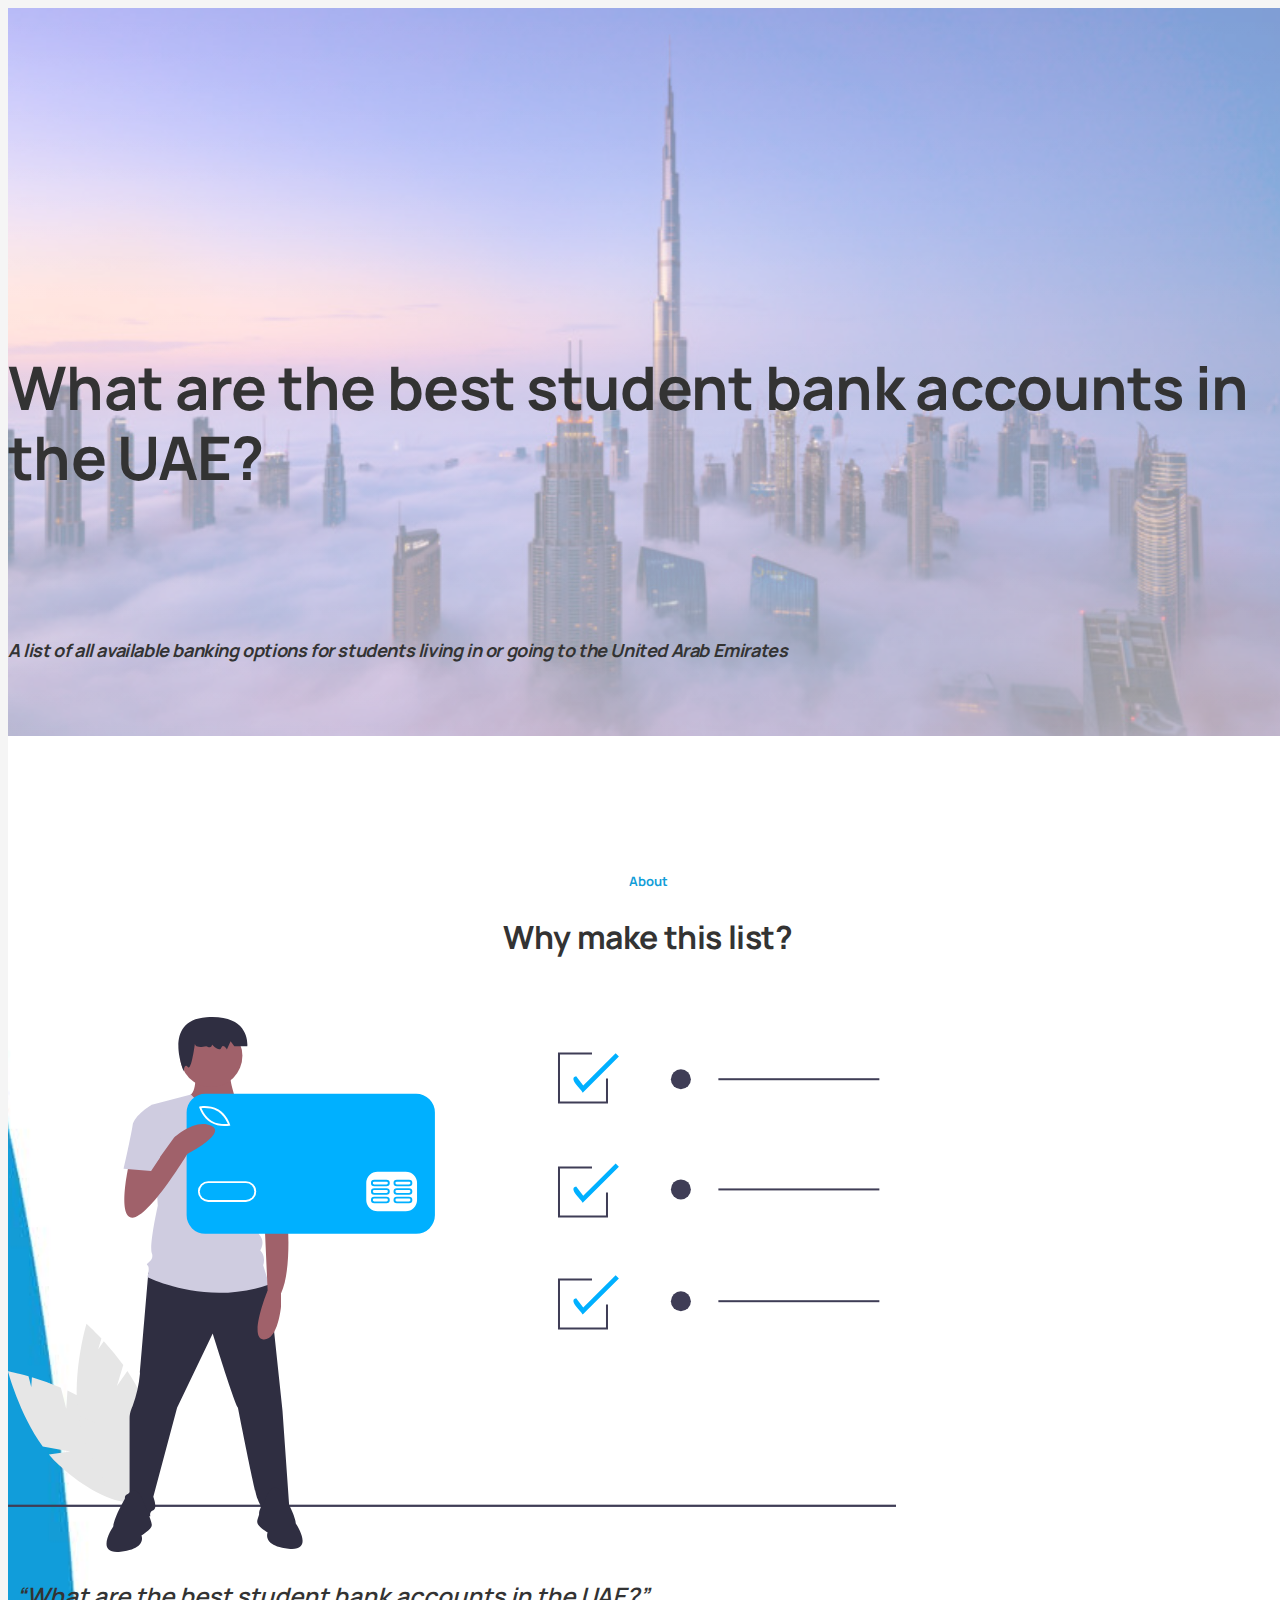
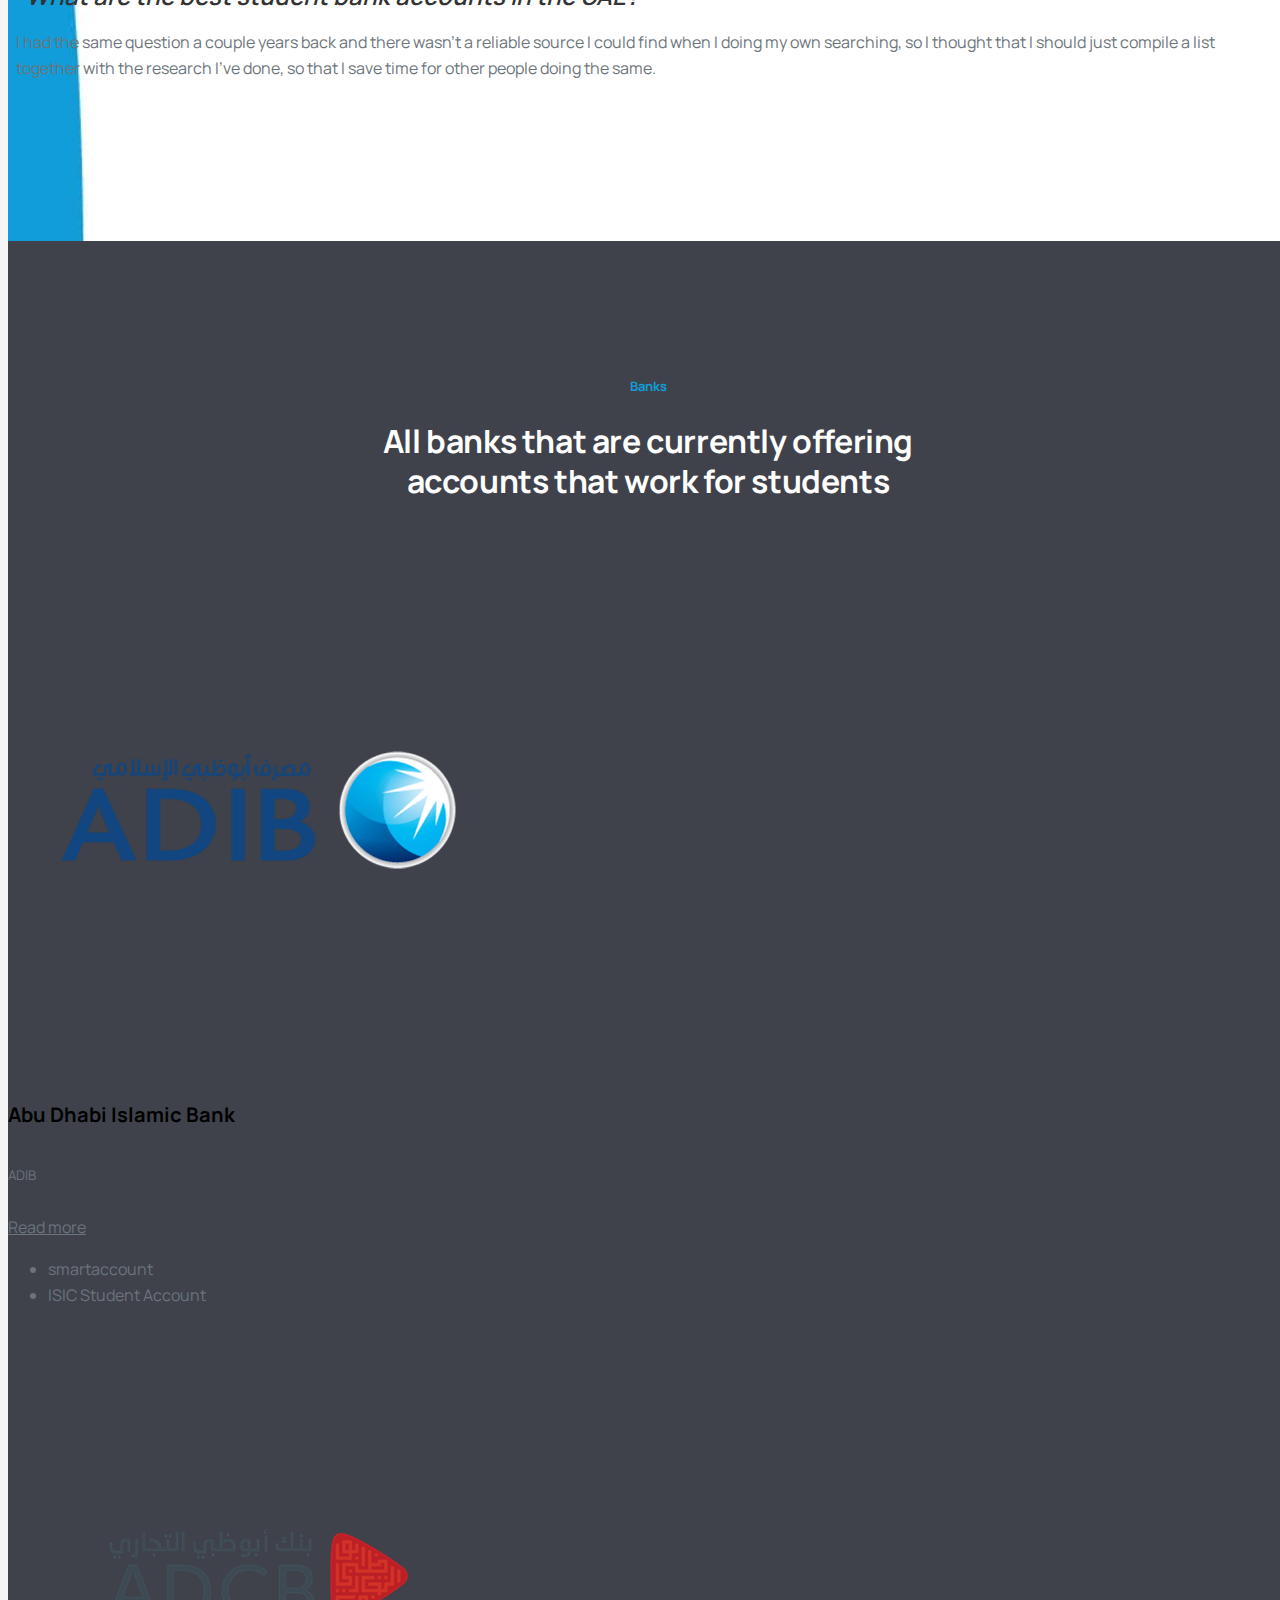
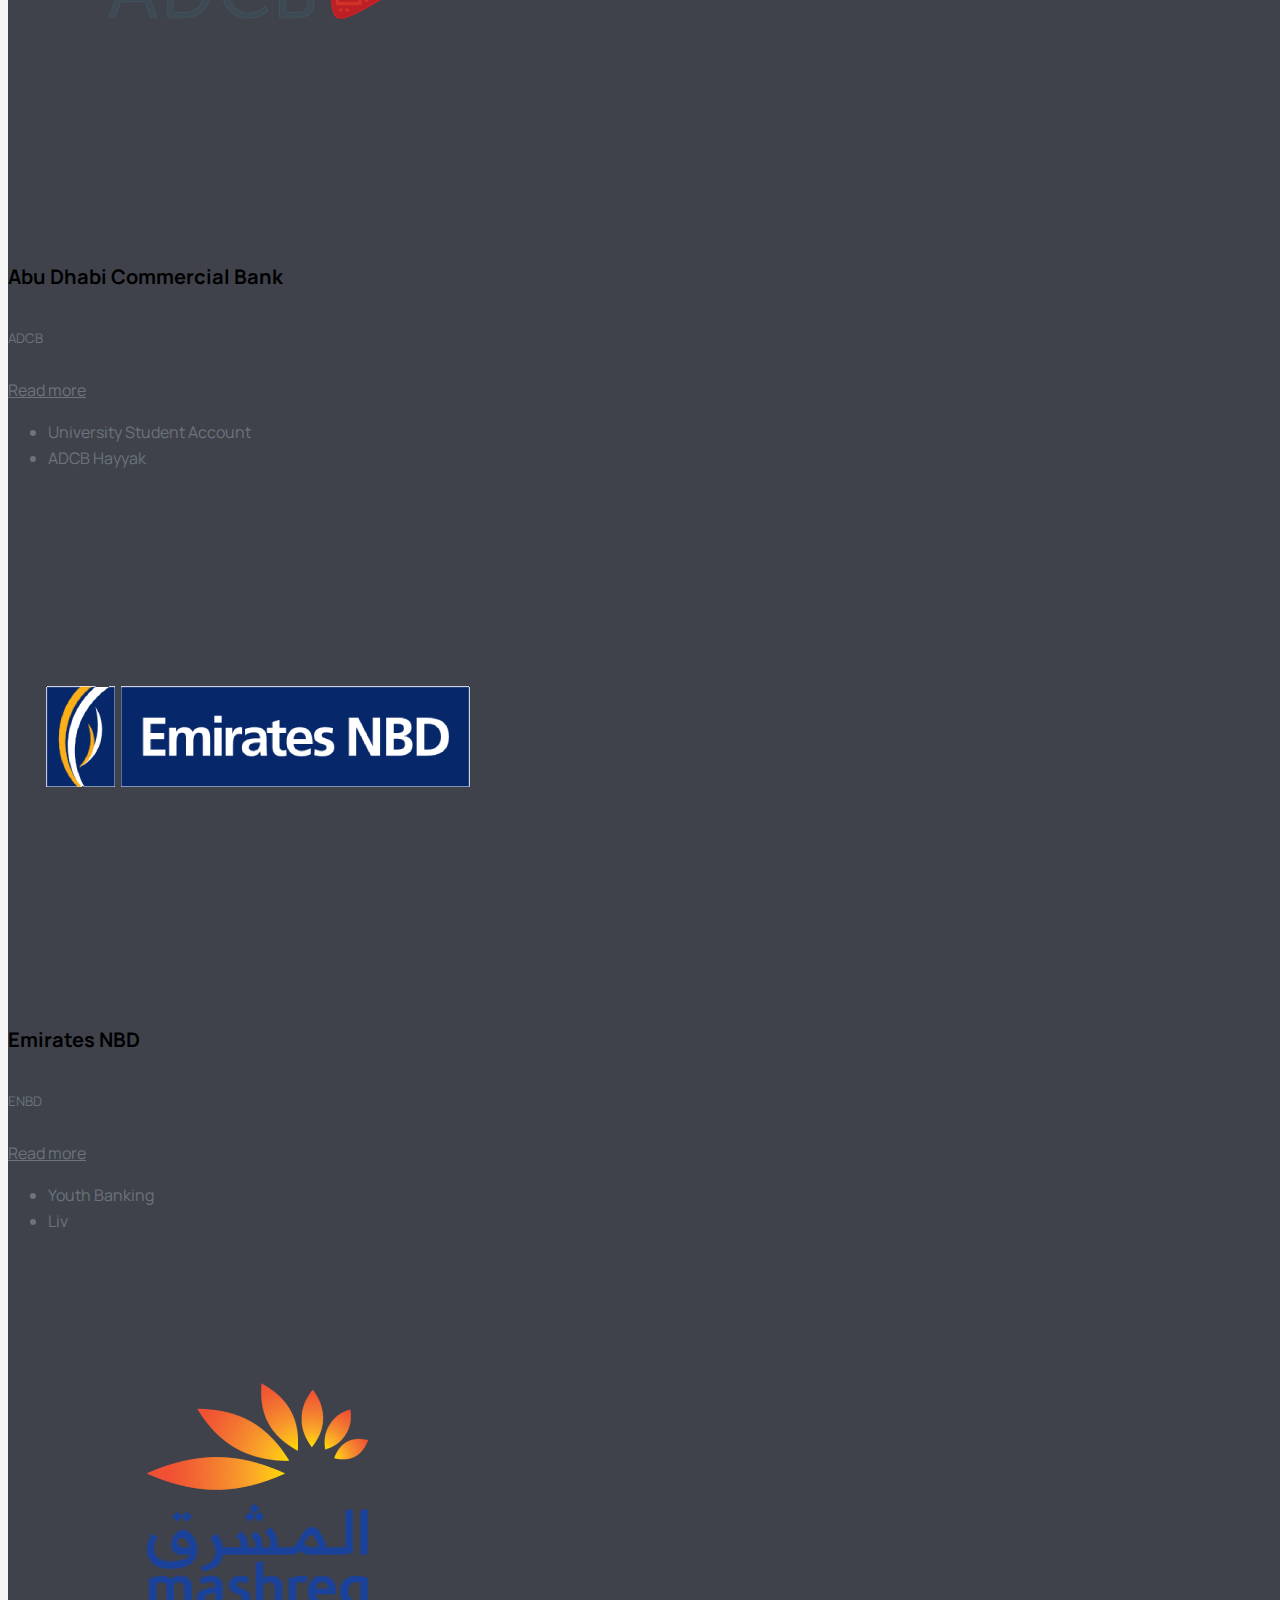
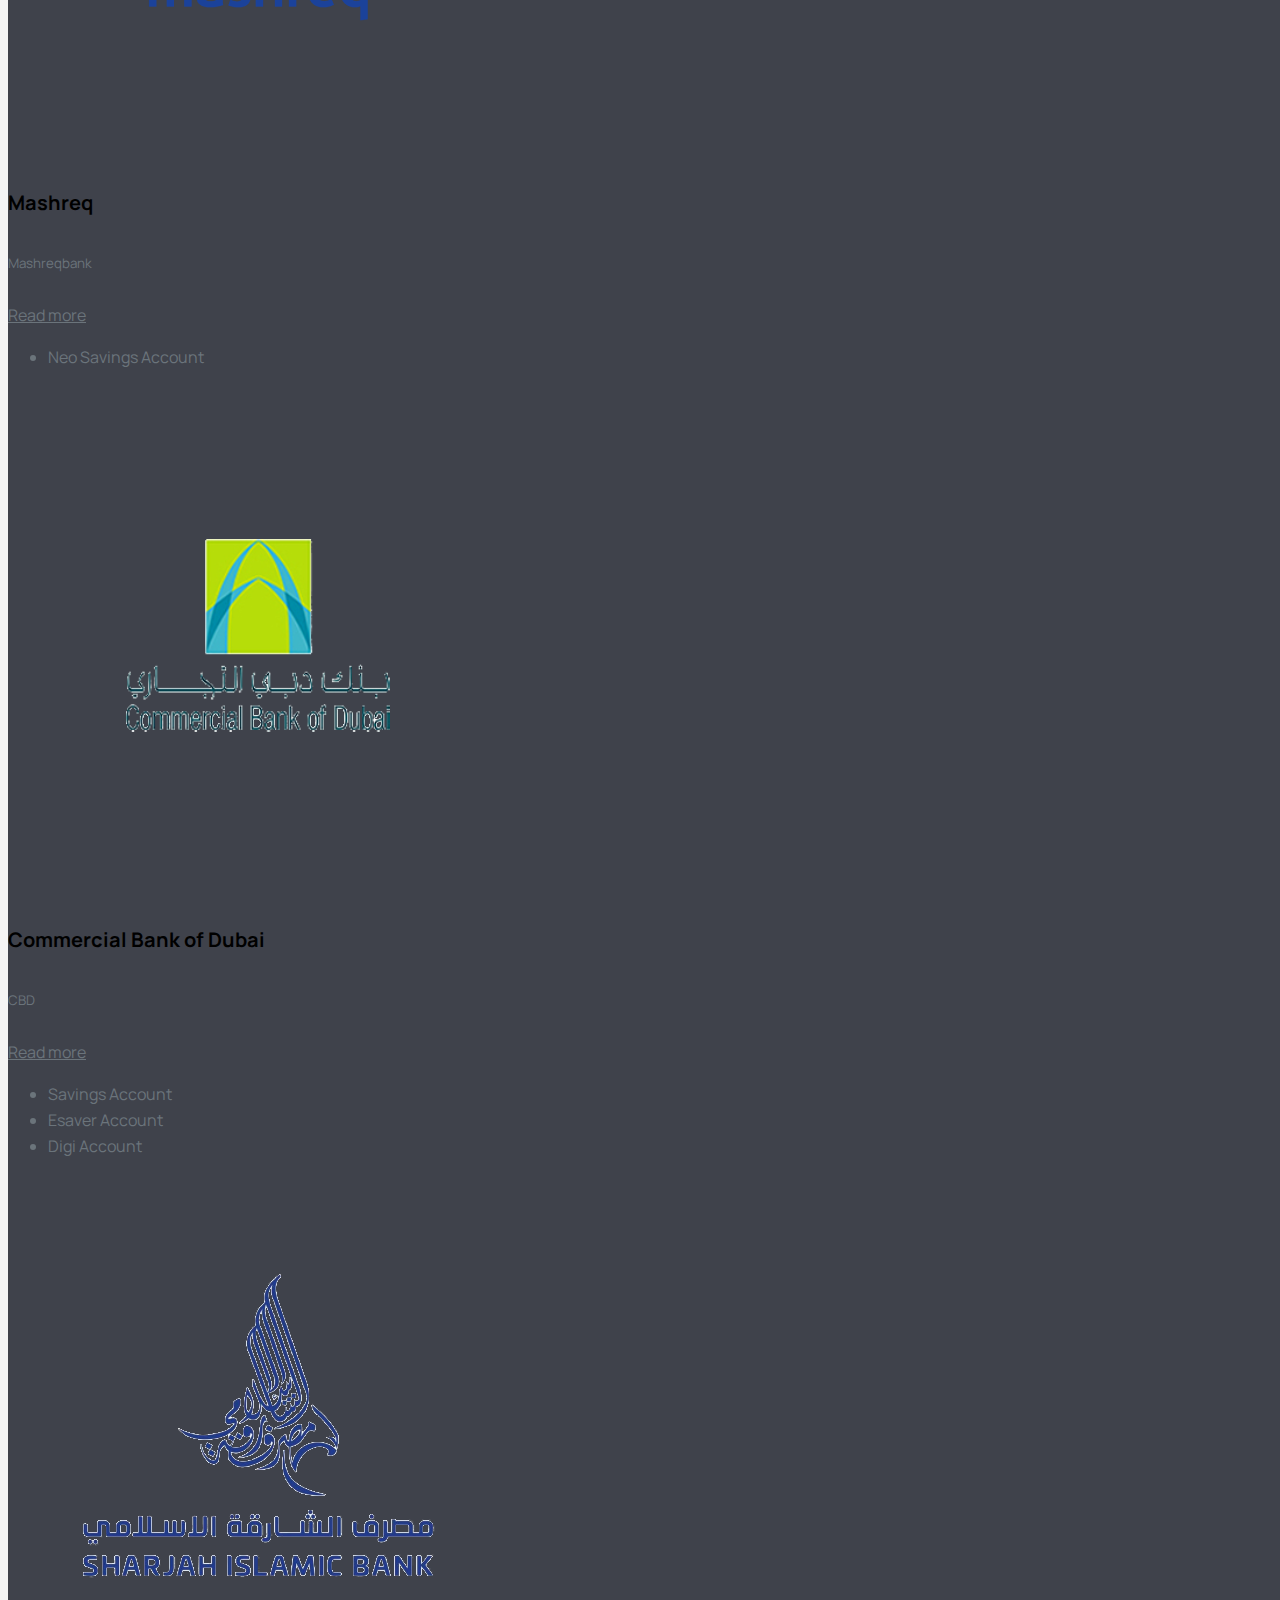
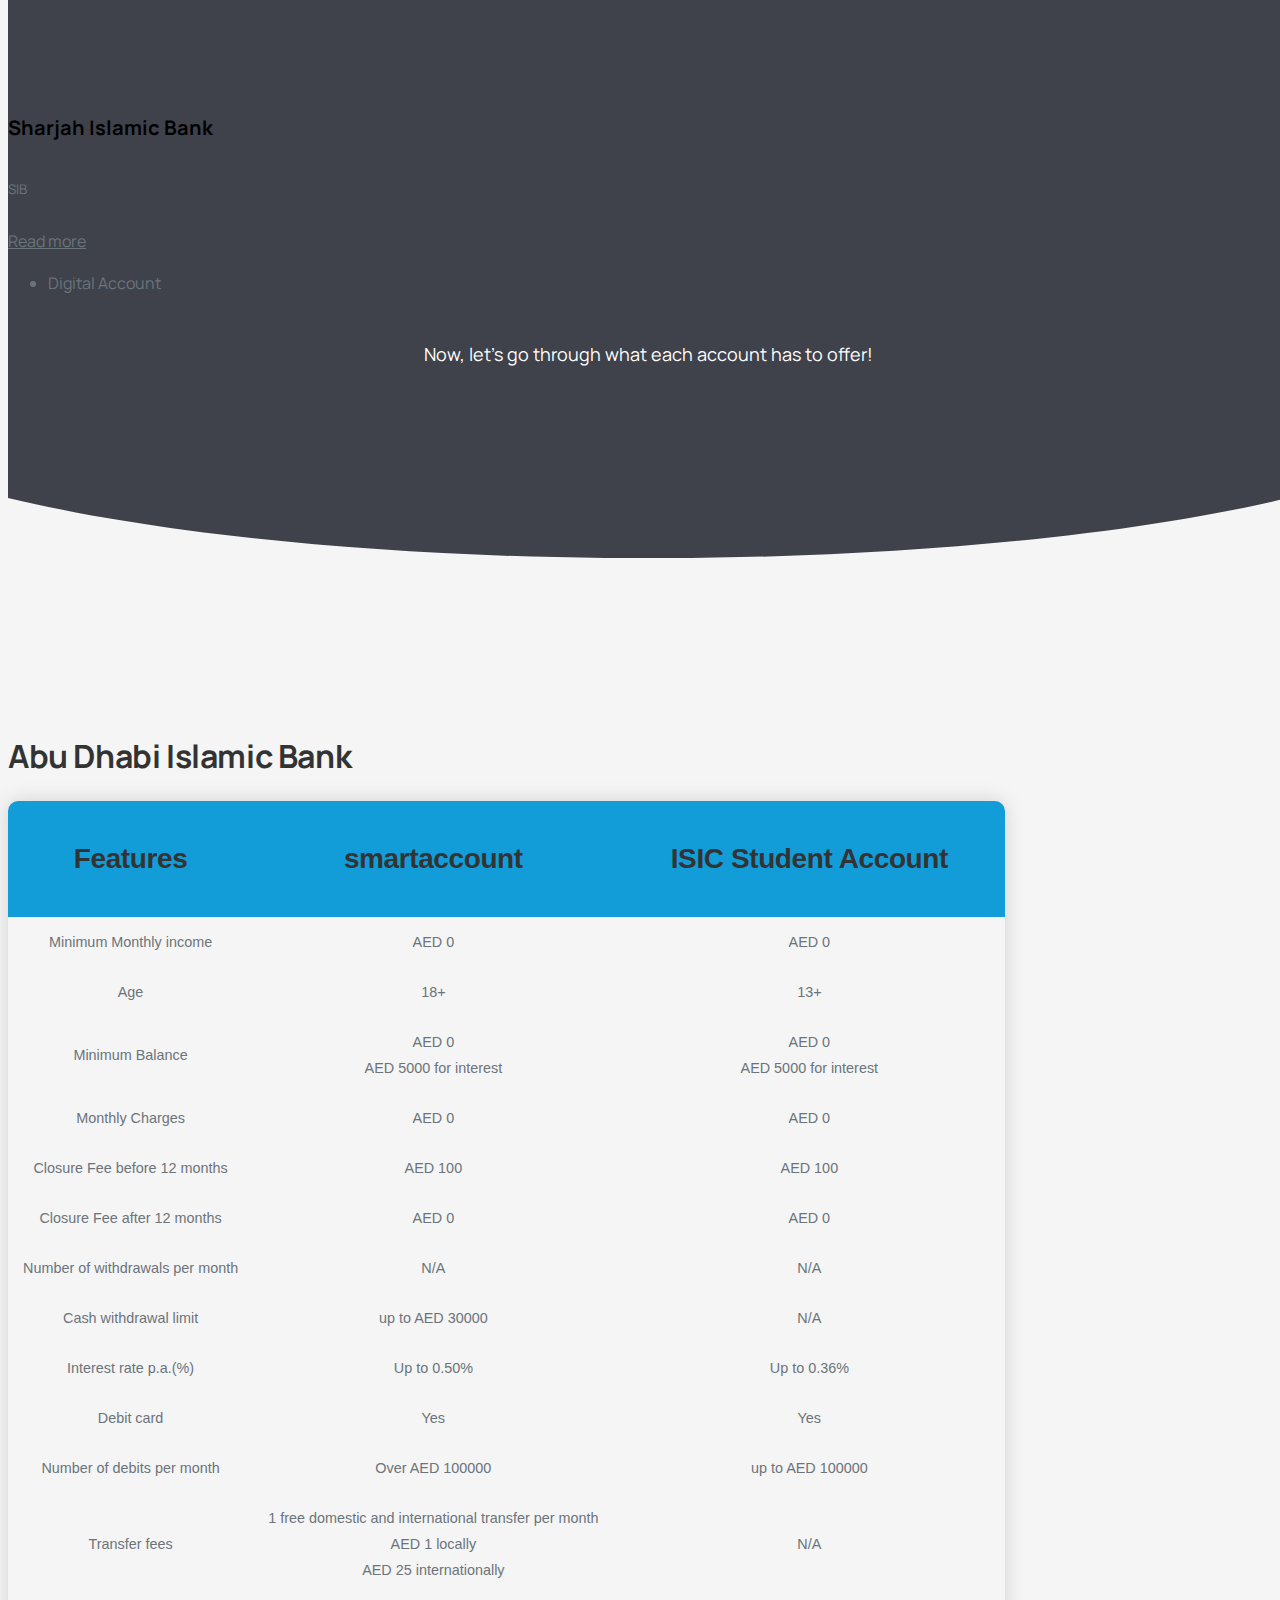
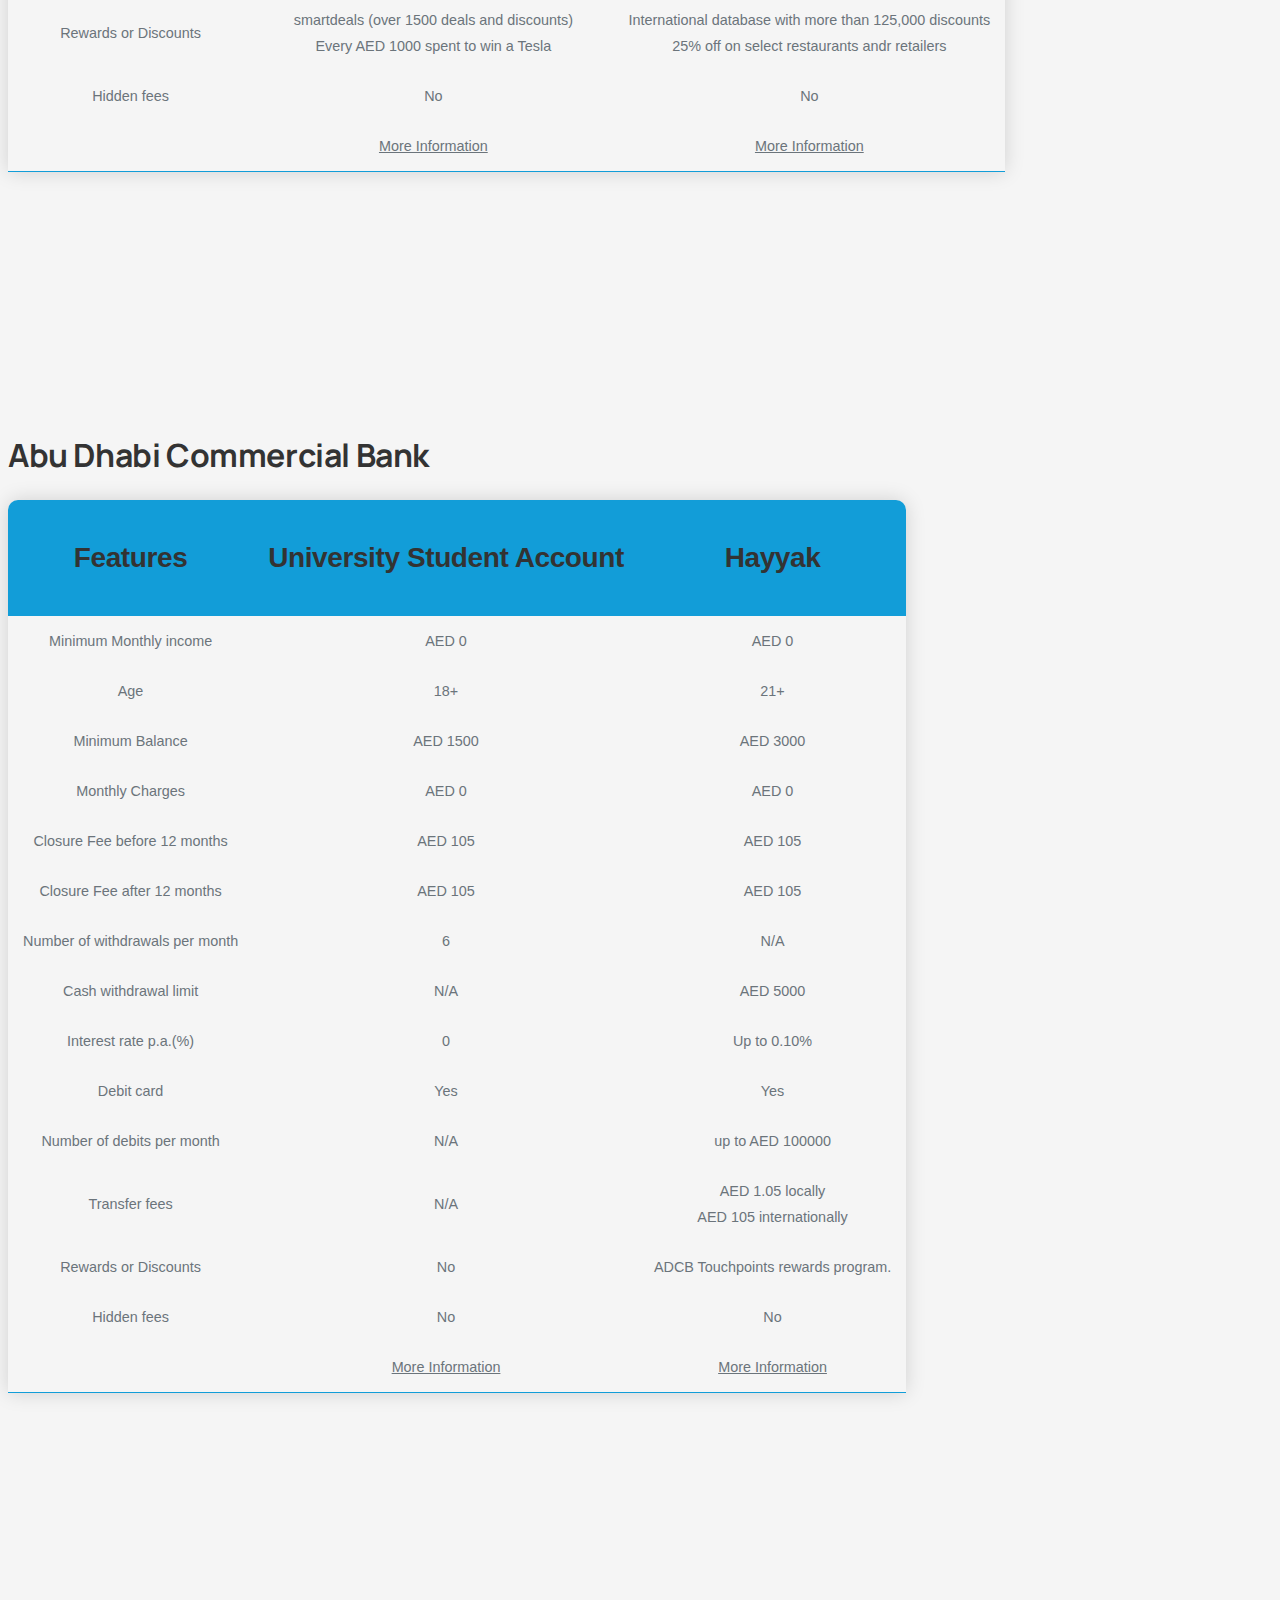
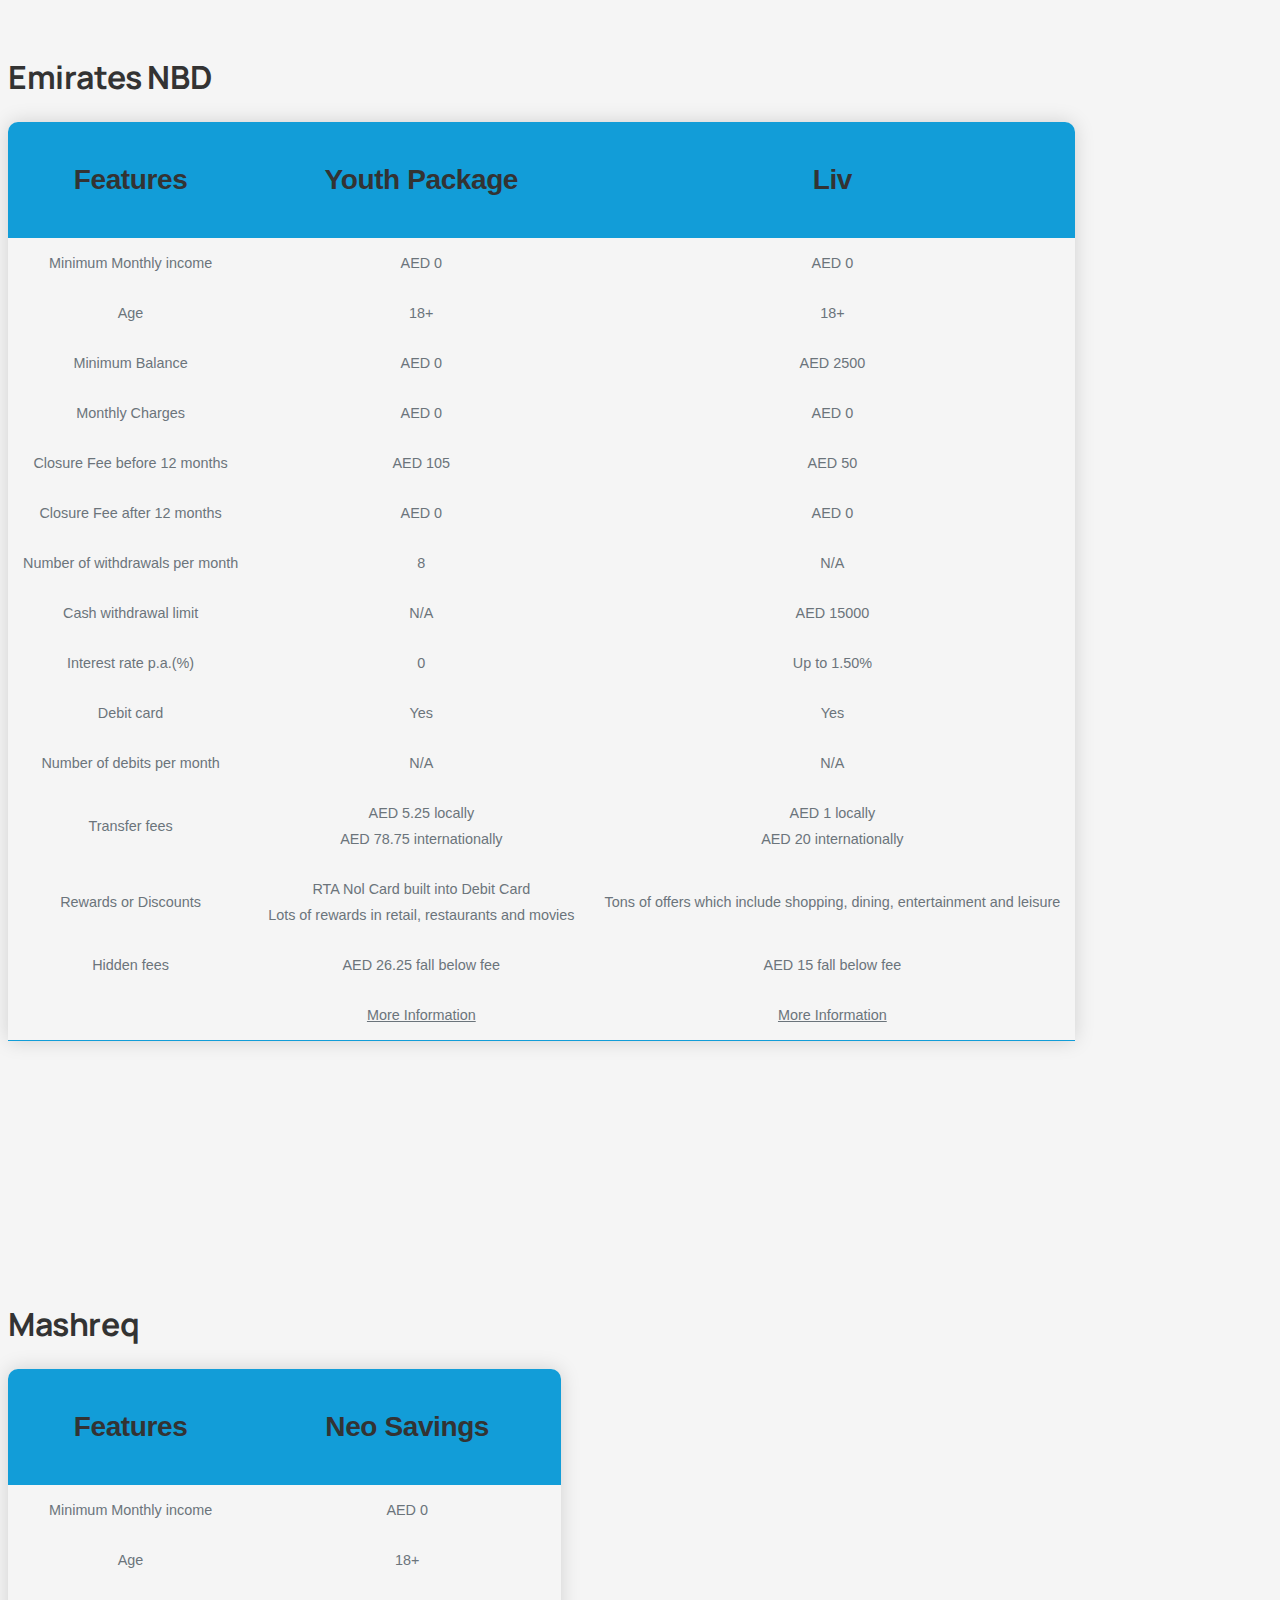
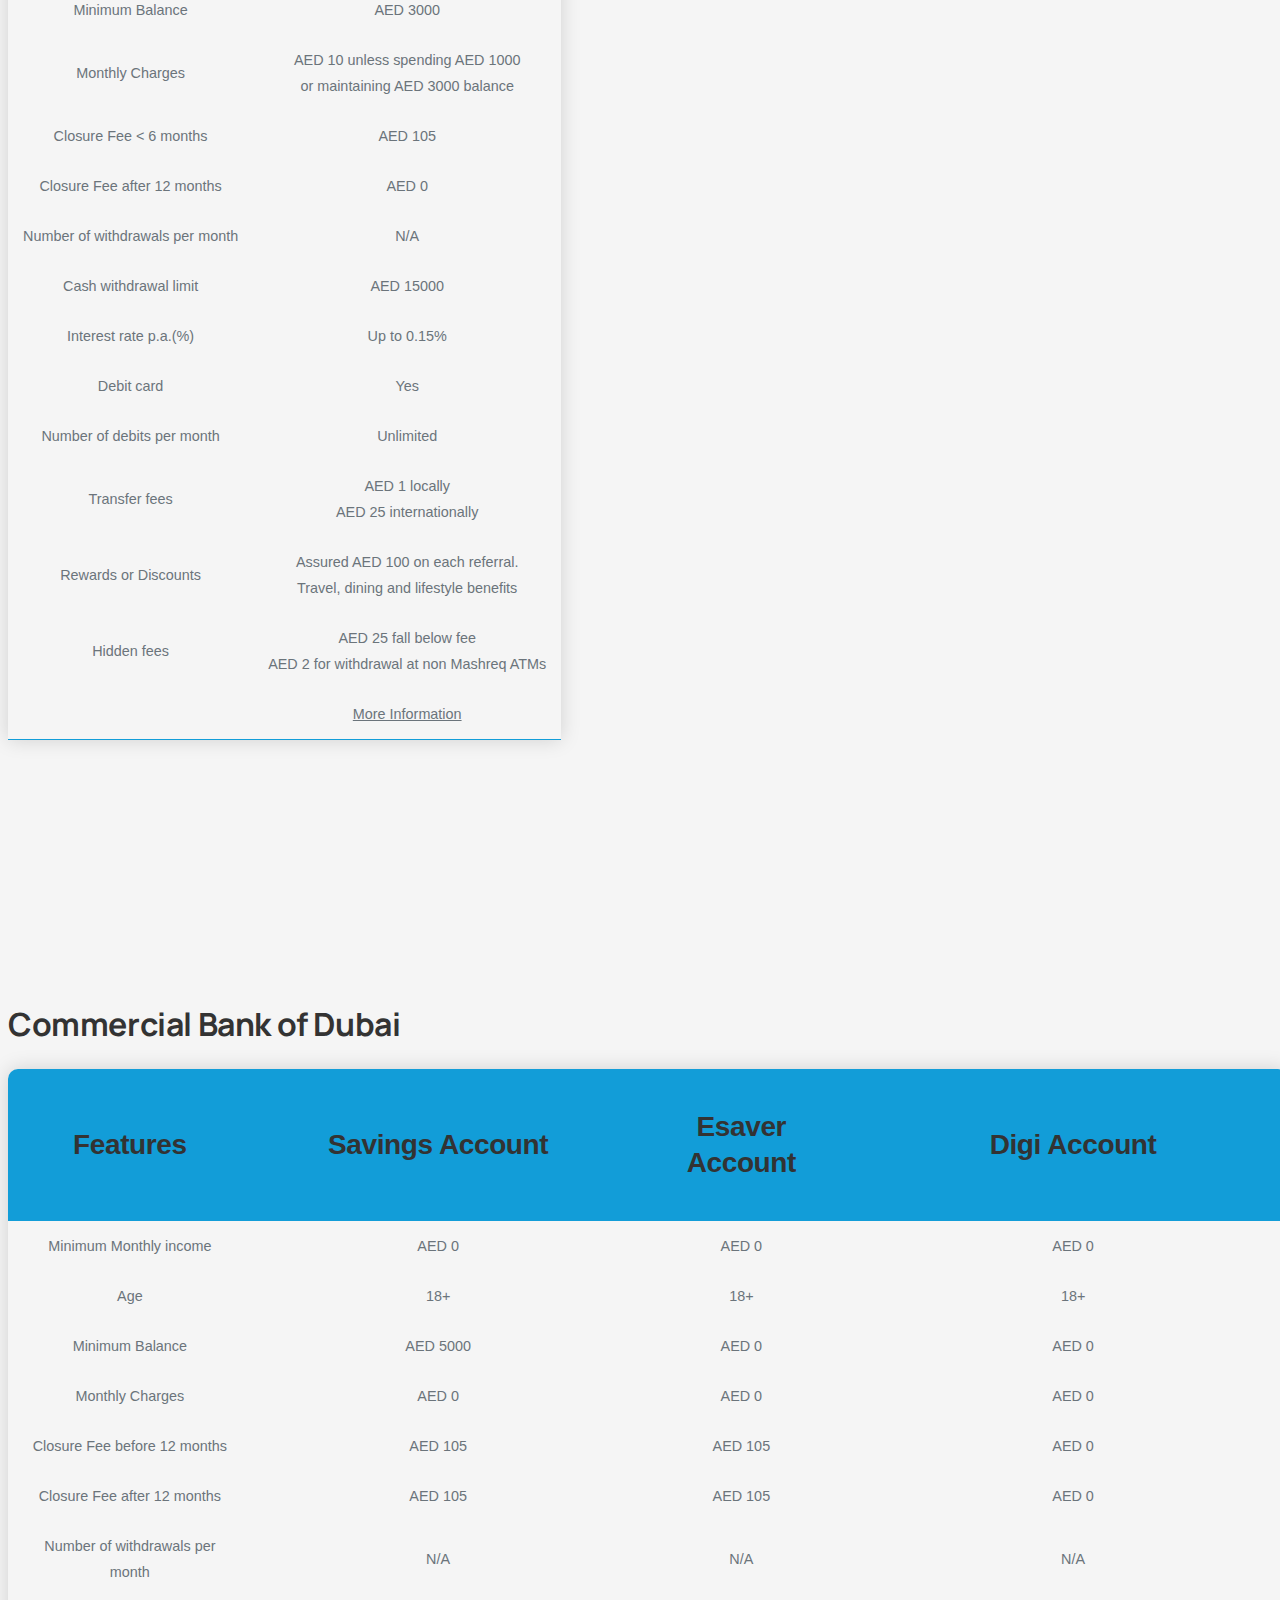
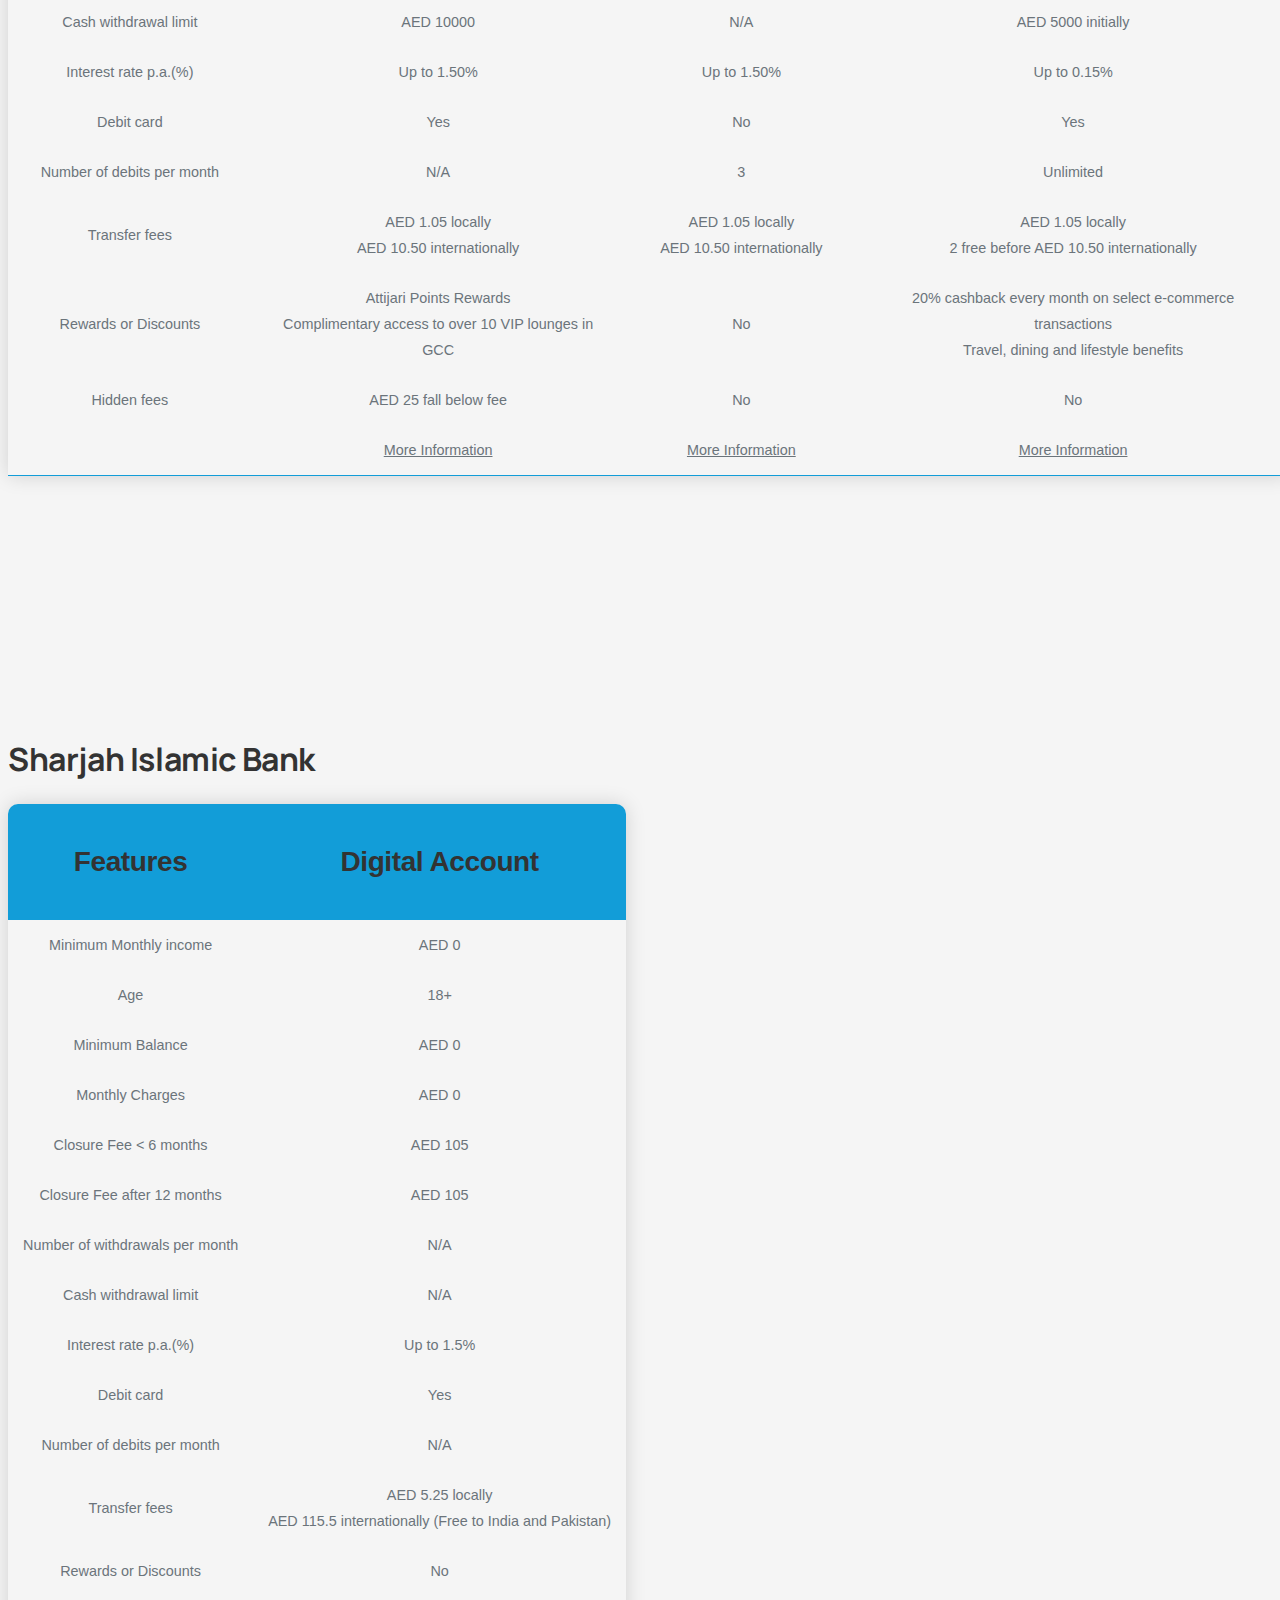
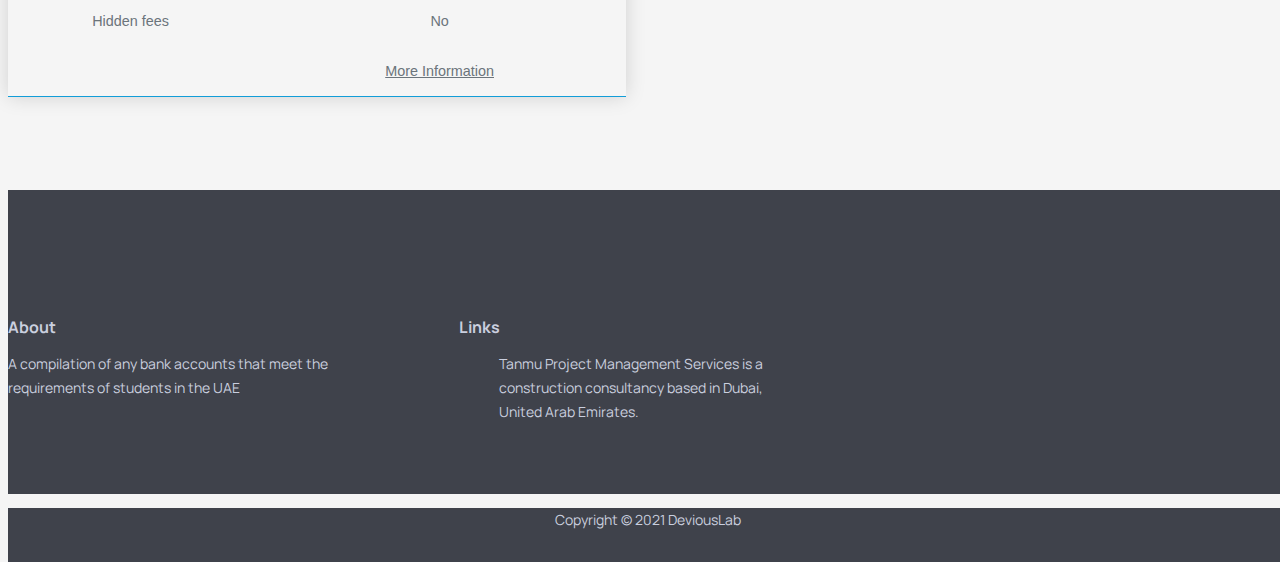
<file: index.html>
<!DOCTYPE html>
<html lang="en">

<head>
    <meta charset="utf-8">
    <meta name="viewport" content="width=device-width, initial-scale=1, shrink-to-fit=no">

    <!-- SEO Meta Tags -->
    <meta name="description" content="Wondering what the best bank accounts are for students living in the UAE?">
    <meta name="author" content="DeviousLab">

    <!-- Webpage Title -->
    <title>Best bank accounts for students in the UAE</title>

    <!-- Styles -->
    <link rel="preconnect" href="https://fonts.googleapis.com">
    <link rel="preconnect" href="https://fonts.gstatic.com" crossorigin>
    <link href="https://fonts.googleapis.com/css2?family=Manrope:wght@400;600;700&display=swap" rel="stylesheet">
    <link href="https://cdn.jsdelivr.net/npm/bootstrap@5.1.0/dist/css/bootstrap.min.css" rel="stylesheet"
        integrity="sha384-KyZXEAg3QhqLMpG8r+8fhAXLRk2vvoC2f3B09zVXn8CA5QIVfZOJ3BCsw2P0p/We" crossorigin="anonymous">
    <link href="css/styles.css" rel="stylesheet">

    <!-- Favicon  -->
    <link rel="icon" href="images/favicon.ico">
</head>

<body data-spy="scroll" data-target=".fixed-top">

    <!-- Header -->
    <header id="header" class="header">
        <div class="container">
            <div class="row">
                <div class="col-lg-8 col-xl-7">
                    <h1 class="h1-large">What are the best student bank accounts in the UAE?</h1>
                    <h4 class="p-large"><i>A list of all available banking options for students living in or going to
                            the
                            United Arab Emirates</i></h4>
                </div> <!-- end of col -->
            </div> <!-- end of row -->
        </div> <!-- end of container -->
    </header> <!-- end of header -->
    <!-- end of header -->

    <!-- About -->
    <div id="about" class="basic-1">
        <div class="container">
            <div class="row">
                <div class="col-lg-12">
                    <div class="section-title">About</div>
                    <h2 class="h2-heading">Why make this list?</h2>
                </div> <!-- end of col -->
            </div> <!-- end of row -->
            <div class="row">
                <div class="col-lg-6">
                    <div class="text-container first">
                        <img class="img-fluid" src="images/undraw_online_payments_luau.svg" alt="alternative">
                    </div> <!-- end of text-container -->
                </div> <!-- end of col -->
                <div class="col-lg-6">
                    <div class="text-container second">
                        <div class="testimonial-text">“What are the best student bank accounts in the UAE?”</div>
                        <p>I had the same question a couple years back and there wasn't a reliable source I could find
                            when I doing my own searching, so I thought that I should just compile a list together with the
                            research I've done, so that I save time for other people doing the same.</p>
                    </div> <!-- end of text-container -->
                </div> <!-- end of col -->
            </div> <!-- end of row -->
        </div> <!-- end of container -->
    </div> <!-- end of basic-1 -->
    <!-- end of about -->

    <!-- Services -->
    <div id="services" class="basic-2">
        <div class="container">
            <div class="row">
                <div class="col-lg-12">
                    <div class="section-title">Banks</div>
                    <h2 class="h2-heading">All banks that are currently offering accounts that work for students</h2>
                </div> <!-- end of col -->
            </div> <!-- end of row -->
            <div class="row">
                <section>
                    <div class="container-fluid">
                        <div class="container p-5">
                            <div class="row">
                                <div class="col-lg-4 col-md-12 mb-4">
                                    <div class="card card1 h-100">
                                        <div class="card-body">
                                            <img src="images/adib.png" class="card-img-top" alt="Abu Dhabi Islamic Bank">
                                            <h5 class="card-title">Abu Dhabi Islamic Bank</h5>
                                            <small class='text-muted'>ADIB</small>
                                            <br><br>

                                            <div class="d-grid my-3">
                                                <a href="#adib" class="btn btn-outline-dark btn-block">Read more</a>
                                            </div>
                                            <ul>
                                                <li>smartaccount</li>
                                                <li>ISIC Student Account</li>
                                            </ul>
                                        </div>
                                    </div>
                                </div>
                                <div class="col-lg-4 col-md-12 mb-4">
                                    <div class="card card2 h-100">
                                        <div class="card-body">
                                            <img src="images/adcb.png" class="card-img-top" alt="Abu Dhabi Commercial Bank">
                                            <h5 class="card-title">Abu Dhabi Commercial Bank</h5>
                                            <small class='text-muted'>ADCB</small>
                                            <br><br>
                                            <div class="d-grid my-3">
                                                <a href="#adcb" class="btn btn-outline-dark btn-block">Read more</a>
                                            </div>
                                            <ul>
                                                <li>University Student Account</li>
                                                <li>ADCB Hayyak</li>
                                            </ul>
                                        </div>
                                    </div>
                                </div>
                                <div class="col-lg-4 col-md-12 mb-4">
                                    <div class="card card3 h-100">
                                        <div class="card-body">
                                            <img src="images/enbd.png" class="card-img-top" alt="Emirates NBD">
                                            <h5 class="card-title">Emirates NBD</h5>
                                            <small class='text-muted'>ENBD</small>
                                            <br><br>
                                            <div class="d-grid my-3">
                                                <a href="#enbd" class="btn btn-outline-dark btn-block">Read more</a>
                                            </div>
                                            <ul>
                                                <li>Youth Banking</li>
                                                <li>Liv</li>
                                            </ul>
                                        </div>
                                    </div>
                                </div>
                                <div class="col-lg-4 col-md-12 mb-4">
                                    <div class="card card4 h-100">
                                        <div class="card-body">
                                            <img src="images/mashreq.png" class="card-img-top" alt="Mashreq">
                                            <h5 class="card-title">Mashreq</h5>
                                            <small class='text-muted'>Mashreqbank</small>
                                            <br><br>
                                            <div class="d-grid my-3">
                                                <a href="#mashreq" class="btn btn-outline-dark btn-block">Read more</a>
                                            </div>
                                            <ul>
                                                <li>Neo Savings Account</li>
                                            </ul>
                                        </div>
                                    </div>
                                </div>
                                <div class="col-lg-4 col-md-12 mb-4">
                                    <div class="card card5 h-100">
                                        <div class="card-body">
                                            <img src="images/cbd.png" class="card-img-top" alt="Commercial Bank of Dubai">
                                            <h5 class="card-title">Commercial Bank of Dubai</h5>
                                            <small class='text-muted'>CBD</small>
                                            <br><br>
                                            <div class="d-grid my-3">
                                                <a href="#cbd" class="btn btn-outline-dark btn-block">Read more</a>
                                            </div>
                                            <ul>
                                                <li>Savings Account</li>
                                                <li>Esaver Account</li>
                                                <li>Digi Account</li>
                                            </ul>
                                        </div>
                                    </div>
                                </div>
                                <div class="col-lg-4 col-md-12 mb-4">
                                    <div class="card card6 h-100">
                                        <div class="card-body">
                                            <img src="images/sib.png" class="card-img-top" alt="Sharjah Islamic Bank">
                                            <h5 class="card-title">Sharjah Islamic Bank</h5>
                                            <small class='text-muted'>SIB</small>
                                            <br><br>
                                            <div class="d-grid my-3">
                                                <a href="#sib" class="btn btn-outline-dark btn-block">Read more</a>
                                            </div>
                                            <ul>
                                                <li>Digital Account</li>
                                            </ul>
                                        </div>
                                    </div>
                                </div>
                            </div>
                        </div>
                    </div>
                </section>

            </div> <!-- end of col -->
        </div> <!-- end of row -->
        <div>
            <div class="col-lg-12">
                <p class="p-large">Now, let's go through what each account has to offer!</p>
            </div> <!-- end of col -->
        </div> <!-- end of row -->
    </div> <!-- end of container -->
    <svg class="services-decoration" data-name="Layer 1" xmlns="http://www.w3.org/2000/svg" preserveAspectRatio="none"
        viewBox="0 0 2349.939 110.567">
        <defs>
            <style>
                .cls-1 {
                    fill: #3f424b;
                }
            </style>
        </defs>
        <title>services-decoration</title>
        <path class="cls-1" d="M0,0C282.74,67.647,704.207,110.567,1174.97,110.567S2067.2,67.647,2349.939,0H0Z" />
    </svg>
    </div> <!-- end of basic-2 -->
    <!-- end of services -->

    <!-- Details 1 -->
    <div id="details" class="basic-3">
        <div class="container">
            <h2 id="adib">Abu Dhabi Islamic Bank</h2>
            <table id="account-table" class="table table-hover table-bordered" style="text-align:center;padding-left:200px; padding-right:200px;">
                <thead>
                    <tr class="active">
                        <th>
                            <h3>Features</h3>
                        </th>
                        <th>
                                <h3>smartaccount</h3>
                        </th>
                        <th>
                                <h3>ISIC Student Account</h3>
                        </th>
                    </tr>
                </thead>
                <tbody>
                    <tr>
                        <td>Minimum Monthly income</td>
                        <td>AED 0</td>
                        <td>AED 0</td>
                    </tr>
                    <tr>
                        <td>Age</td>
                        <td>18+</td>
                        <td>13+</td>
                    </tr>
                    <tr>
                        <td>Minimum Balance</td>
                        <td>AED 0<br> AED 5000 for interest</td>
                        <td>AED 0<br> AED 5000 for interest</td>
                    </tr>
                    <tr>
                        <td>Monthly Charges</td>
                        <td>AED 0</td>
                        <td>AED 0</td>
                    </tr>
                    <tr>
                        <td>Closure Fee before 12 months</td>
                        <td>AED 100</i></td>
                        <td>AED 100</i></td>
                    </tr>
                    <tr>
                        <td>Closure Fee after 12 months</td>
                        <td>AED 0</td>
                        <td>AED 0</i></td>
                    </tr>
                    <tr>
                        <td>Number of withdrawals per month</td>
                        <td>N/A</td>
                        <td>N/A</td>
                    </tr>
                    <tr>
                        <td>Cash withdrawal limit</td>
                        <td>up to AED 30000</td>
                        <td>N/A</td>
                    </tr>
                    <tr>
                        <td>Interest rate p.a.(%)</td>
                        <td>Up to 0.50%</td>
                        <td>Up to 0.36%</td>
                    </tr>
                    <tr>
                        <td>Debit card</td>
                        <td>Yes</td>
                        <td>Yes</td>
                    </tr>
                    <tr>
                        <td>Number of debits per month</td>
                        <td>Over AED 100000</td>
                        <td>up to AED 100000</td>
                    </tr>
                    <tr>
                        <td>Transfer fees</td>
                        <td>1 free domestic and international transfer per month <br> AED 1 locally <br> AED 25 internationally</td>
                        <td>N/A</td>
                    </tr>
                    <tr>
                        <td>Rewards or Discounts</td>
                        <td>smartdeals (over 1500 deals and discounts) <br> Every AED 1000 spent to win a Tesla </td>
                        <td>International database with more than 125,000 discounts <br> 25% off on select restaurants andr retailers</td>
                    </tr>
                    <tr>
                        <td>Hidden fees</td>
                        <td>No</td>
                        <td>No</td>
                    </tr>
                    <tr>
                        <td></td>
                        <td><a href="https://www.moneysmart.ae/en/Pages/smartbanking.aspx" class="btn btn-info">More Information</a></td>
                        <td><a href="https://www.adib.ae/en/pages/personal_accounts_adib_isic_studentaccount.aspx" class="btn btn-info">More Information</a></td>
                    </tr>
                </tbody>
            </table>
        </div> <!-- end of container -->
    </div> <!-- end of basic-3 -->
    <!-- end of details 1 -->

    <!-- Details 1 -->
    <div id="details" class="basic-3">
        <div class="container">
            <h2 id="adcb">Abu Dhabi Commercial Bank</h2>
            <table id="account-table" class="table table-hover table-bordered" style="text-align:center;padding-left:200px; padding-right:200px;">
                <thead>
                    <tr class="active">
                        <th>
                            <h3>Features</h3>
                        </th>
                        <th>
                                <h3>University Student Account</h3>
                        </th>
                        <th>
                                <h3>Hayyak</h3>
                        </th>
                    </tr>
                </thead>
                <tbody>
                    <tr>
                        <td>Minimum Monthly income</td>
                        <td>AED 0</td>
                        <td>AED 0</td>
                    </tr>
                    <tr>
                        <td>Age</td>
                        <td>18+</td>
                        <td>21+</td>
                    </tr>
                    <tr>
                        <td>Minimum Balance</td>
                        <td>AED 1500</td>
                        <td>AED 3000</td>
                    </tr>
                    <tr>
                        <td>Monthly Charges</td>
                        <td>AED 0</td>
                        <td>AED 0</td>
                    </tr>
                    <tr>
                        <td>Closure Fee before 12 months</td>
                        <td>AED 105</i></td>
                        <td>AED 105</i></td>
                    </tr>
                    <tr>
                        <td>Closure Fee after 12 months</td>
                        <td>AED 105</td>
                        <td>AED 105</i></td>
                    </tr>
                    <tr>
                        <td>Number of withdrawals per month</td>
                        <td>6</td>
                        <td>N/A</td>
                    </tr>
                    <tr>
                        <td>Cash withdrawal limit</td>
                        <td>N/A</td>
                        <td>AED 5000</td>
                    </tr>
                    <tr>
                        <td>Interest rate p.a.(%)</td>
                        <td>0</td>
                        <td>Up to 0.10%</td>
                    </tr>
                    <tr>
                        <td>Debit card</td>
                        <td>Yes</td>
                        <td>Yes</td>
                    </tr>
                    <tr>
                        <td>Number of debits per month</td>
                        <td>N/A</td>
                        <td>up to AED 100000</td>
                    </tr>
                    <tr>
                        <td>Transfer fees</td>
                        <td>N/A</td>
                        <td>AED 1.05 locally <br> AED 105 internationally</td>
                    </tr>
                    <tr>
                        <td>Rewards or Discounts</td>
                        <td>No</td>
                        <td>ADCB Touchpoints rewards program.</td>
                    </tr>
                    <tr>
                        <td>Hidden fees</td>
                        <td>No</td>
                        <td>No</td>
                    </tr>
                    <tr>
                        <td></td>
                        <td><a href="https://www.adcb.com/en/islamic/personal/accounts/current-and-savings-account/university-student-account" class="btn btn-info">More Information</a></td>
                        <td><a href="https://www.adcb.com/en/personal/adcb-for-you/hayyak/" class="btn btn-info">More Information</a></td>
                    </tr>
                </tbody>
            </table>
        </div> <!-- end of container -->
    </div> <!-- end of basic-3 -->
    <!-- end of details 1 -->

    <!-- Details 1 -->
    <div id="details" class="basic-3">
        <div class="container">
            <h2 id="enbd">Emirates NBD</h2>
            <table id="account-table" class="table table-hover table-bordered" style="text-align:center;padding-left:200px; padding-right:200px;">
                <thead>
                    <tr class="active">
                        <th>
                            <h3>Features</h3>
                        </th>
                        <th>
                                <h3>Youth Package</h3>
                        </th>
                        <th>
                                <h3>Liv</h3>
                        </th>
                    </tr>
                </thead>
                <tbody>
                    <tr>
                        <td>Minimum Monthly income</td>
                        <td>AED 0</td>
                        <td>AED 0</td>
                    </tr>
                    <tr>
                        <td>Age</td>
                        <td>18+</td>
                        <td>18+</td>
                    </tr>
                    <tr>
                        <td>Minimum Balance</td>
                        <td>AED 0</td>
                        <td>AED 2500</td>
                    </tr>
                    <tr>
                        <td>Monthly Charges</td>
                        <td>AED 0</td>
                        <td>AED 0</td>
                    </tr>
                    <tr>
                        <td>Closure Fee before 12 months</td>
                        <td>AED 105</i></td>
                        <td>AED 50</i></td>
                    </tr>
                    <tr>
                        <td>Closure Fee after 12 months</td>
                        <td>AED 0</td>
                        <td>AED 0</i></td>
                    </tr>
                    <tr>
                        <td>Number of withdrawals per month</td>
                        <td>8</td>
                        <td>N/A</td>
                    </tr>
                    <tr>
                        <td>Cash withdrawal limit</td>
                        <td>N/A</td>
                        <td>AED 15000</td>
                    </tr>
                    <tr>
                        <td>Interest rate p.a.(%)</td>
                        <td>0</td>
                        <td>Up to 1.50%</td>
                    </tr>
                    <tr>
                        <td>Debit card</td>
                        <td>Yes</td>
                        <td>Yes</td>
                    </tr>
                    <tr>
                        <td>Number of debits per month</td>
                        <td>N/A</td>
                        <td>N/A</td>
                    </tr>
                    <tr>
                        <td>Transfer fees</td>
                        <td>AED 5.25 locally <br> AED 78.75 internationally</td>
                        <td>AED 1 locally <br> AED 20 internationally</td>
                    </tr>
                    <tr>
                        <td>Rewards or Discounts</td>
                        <td>RTA Nol Card built into Debit Card <br> Lots of rewards in retail, restaurants and movies</td>
                        <td>Tons of offers which include shopping, dining, entertainment and leisure</td>
                    </tr>
                    <tr>
                        <td>Hidden fees</td>
                        <td>AED 26.25 fall below fee</td>
                        <td>AED 15 fall below fee</td>
                    </tr>
                    <tr>
                        <td></td>
                        <td><a href="https://www.emiratesnbd.com/en/personal-banking/banking-packages/special-packages/youth-package/" class="btn btn-info">More Information</a></td>
                        <td><a href="https://www.liv.me/" class="btn btn-info">More Information</a></td>
                    </tr>
                </tbody>
            </table>
        </div> <!-- end of container -->
    </div> <!-- end of basic-3 -->
    <!-- end of details 1 -->
    
    <!-- Details 1 -->
    <div id="details" class="basic-3">
        <div class="container">
            <h2 id="mashreq">Mashreq</h2>
            <table id="account-table" class="table table-hover table-bordered"
                style="text-align:center;padding-left:200px; padding-right:200px;">
                <thead>
                    <tr class="active">
                        <th>
                            <h3>Features</h3>
                        </th>
                        <th>
                            <h3>Neo Savings</h3>
                        </th>
                    </tr>
                </thead>
                <tbody>
                    <tr>
                    <tr>
                        <td>Minimum Monthly income</td>
                        <td>AED 0</td>
                    </tr>
                    <tr>
                        <td>Age</td>
                        <td>18+</td>
                    </tr>
                    <tr>
                        <td>Minimum Balance</td>
                        <td>AED 3000</td>
                    </tr>
                    <tr>
                        <td>Monthly Charges</td>
                        <td>AED 10 unless spending AED 1000<br>or maintaining AED 3000 balance </td>
                    </tr>
                    <tr>
                        <td>Closure Fee &lt; 6 months</td>
                        <td>AED 105</td>
                    </tr>
                    <tr>
                        <td>Closure Fee after 12 months</td>
                        <td>AED 0</td>
                    </tr>
                    <tr>
                        <td>Number of withdrawals per month</td>
                        <td>N/A</td>
                    </tr>
                    <tr>
                        <td>Cash withdrawal limit</td>
                        <td>AED 15000</td>
                    </tr>
                    <tr>
                        <td>Interest rate p.a.(%)</td>
                        <td>Up to 0.15%</td>
                    </tr>
                    <tr>
                        <td>Debit card</td>
                        <td>Yes</td>
                    </tr>
                    <tr>
                        <td>Number of debits per month</td>
                        <td>Unlimited</td>
                    </tr>
                    <tr>
                        <td>Transfer fees</td>
                        <td>AED 1 locally<br>AED 25 internationally</td>
                    </tr>
                    <tr>
                        <td>Rewards or Discounts</td>
                        <td>Assured AED 100 on each referral.<br>Travel, dining and lifestyle benefits</td>
                    </tr>
                    <tr>
                        <td>Hidden fees</td>
                        <td>AED 25 fall below fee<br>AED 2 for withdrawal at non Mashreq ATMs</td>
                    </tr>
                    <tr>
                        <td></td>
                        <td><a href="https://www.mashreqneo.com/en/uae/home/accounts/savings-accounts/neo-savings-account"
                                class="btn btn-info">More Information</a></td>
                    </tr>
                </tbody>
            </table>
        </div> <!-- end of container -->
    </div> <!-- end of basic-3 -->
    <!-- end of details 1 -->

    <div id="details" class="basic-3">
        <div class="container">
            <h2 id="cbd">Commercial Bank of Dubai</h2>
            <table id="account-table" class="table table-hover table-bordered"
                style="text-align:center;padding-left:200px; padding-right:200px;">
                <thead>
                    <tr class="active">
                        <th>
                            <h3>Features</h3>
                        </th>
                        <th>
                            <h3>Savings Account</h3>
                        </th>
                        <th>
                            <h3>Esaver Account</h3>
                        </th>
                        <th>
                            <h3>Digi Account</h3>
                        </th>
                    </tr>
                </thead>
                <tbody>
                    <tr>
                        <td>Minimum Monthly income</td>
                        <td>AED 0</td>
                        <td>AED 0</td>
                        <td>AED 0</td>
                    </tr>
                    <tr>
                        <td>Age</td>
                        <td>18+</td>
                        <td>18+</td>
                        <td>18+</td>
                    </tr>
                    <tr>
                        <td>Minimum Balance</td>
                        <td>AED 5000</td>
                        <td>AED 0</td>
                        <td>AED 0</td>
                    </tr>
                    <tr>
                        <td>Monthly Charges</td>
                        <td>AED 0</td>
                        <td>AED 0</td>
                        <td>AED 0</td>
                    </tr>
                    <tr>
                        <td>Closure Fee before 12 months</td>
                        <td>AED 105</td>
                        <td>AED 105</td>
                        <td>AED 0</td>
                    </tr>
                    <tr>
                        <td>Closure Fee after 12 months</td>
                        <td>AED 105</td>
                        <td>AED 105</i></td>
                        <td>AED 0</td>
                    </tr>
                    <tr>
                        <td>Number of withdrawals per month</td>
                        <td>N/A</td>
                        <td>N/A</td>
                        <td>N/A</td>
                    </tr>
                    <tr>
                        <td>Cash withdrawal limit</td>
                        <td>AED 10000</td>
                        <td>N/A</td>
                        <td>AED 5000 initially</td>
                    </tr>
                    <tr>
                        <td>Interest rate p.a.(%)</td>
                        <td>Up to 1.50%</td>
                        <td>Up to 1.50%</td>
                        <td>Up to 0.15%</td>
                    </tr>
                    <tr>
                        <td>Debit card</td>
                        <td>Yes</td>
                        <td>No</td>
                        <td>Yes</td>
                    </tr>
                    <tr>
                        <td>Number of debits per month</td>
                        <td>N/A</td>
                        <td>3</td>
                        <td>Unlimited</td>
                    </tr>
                    <tr>
                        <td>Transfer fees</td>
                        <td>AED 1.05 locally<br>AED 10.50 internationally</td>
                        <td>AED 1.05 locally<br>AED 10.50 internationally</td>
                        <td>AED 1.05 locally<br>2 free before AED 10.50 internationally</td>
                    </tr>
                    <tr>
                        <td>Rewards or Discounts</td>
                        <td>Attijari Points Rewards <br> Complimentary access to over 10 VIP lounges in GCC</td>
                        <td>No</td>
                        <td>20% cashback every month on select e-commerce transactions<br>Travel, dining and lifestyle
                            benefits</td>
                    </tr>
                    <tr>
                        <td>Hidden fees</td>
                        <td>AED 25 fall below fee</td>
                        <td>No</td>
                        <td>No</td>
                    </tr>
                    <tr>
                        <td></td>
                        <td><a href="https://www.cbd.ae/personal/bank/accounts/savings-account"
                                class="btn btn-info">More Information</a></td>
                        <td><a href="https://www.cbd.ae/personal/bank/accounts/savings-account/esaver"
                                class="btn btn-info">More Information</a></td>
                        <td><a href="https://www.cbd.ae/CBD-Digi-account/" class="btn btn-info">More Information</a>
                        </td>
                    </tr>
                </tbody>
            </table>
        </div> <!-- end of container -->
    </div> <!-- end of basic-3 -->
    <!-- end of details 1 -->

    <div id="details" class="basic-3">
        <div class="container">
            <h2 id="sib">Sharjah Islamic Bank</h2>
            <table id="account-table" class="table table-hover table-bordered"
        style="text-align:center;padding-left:200px; padding-right:200px;">
        <thead>
            <tr class="active">
                <th>
                    <h3>Features</h3>
                </th>
                <th>
                    <h3>Digital Account</h3>
                </th>
            </tr>
        </thead>
        <tbody>
            <tr>
            <tr>
                <td>Minimum Monthly income</td>
                <td>AED 0</td>
            </tr>
            <tr>
                <td>Age</td>
                <td>18+</td>
            </tr>
            <tr>
                <td>Minimum Balance</td>
                <td>AED 0</td>
            </tr>
            <tr>
                <td>Monthly Charges</td>
                <td>AED 0</td>
            </tr>
            <tr>
                <td>Closure Fee &lt; 6 months</td>
                <td>AED 105</td>
            </tr>
            <tr>
                <td>Closure Fee after 12 months</td>
                <td>AED 105</td>
            </tr>
            <tr>
                <td>Number of withdrawals per month</td>
                <td>N/A</td>
            </tr>
            <tr>
                <td>Cash withdrawal limit</td>
                <td>N/A</td>
            </tr>
            <tr>
                <td>Interest rate p.a.(%)</td>
                <td>Up to 1.5%</td>
            </tr>
            <tr>
                <td>Debit card</td>
                <td>Yes</td>
            </tr>
            <tr>
                <td>Number of debits per month</td>
                <td>N/A</td>
            </tr>
            <tr>
                <td>Transfer fees</td>
                <td>AED 5.25 locally<br>AED 115.5 internationally (Free to India and Pakistan)</td>
            </tr>
            <tr>
                <td>Rewards or Discounts</td>
                <td>No</td>
            </tr>
            <tr>
                <td>Hidden fees</td>
                <td>No</td>
            </tr>
            <tr>
                <td></td>
                <td><a href="https://www.sib.ae/en/personal-banking/accounts/digital-account"
                        class="btn btn-info">More Information</a></td>
            </tr>
        </tbody>
    </table>
        </div> <!-- end of container -->
    </div> <!-- end of basic-3 -->
    <!-- end of details 1 -->

    <!-- Footer -->
    <div class="footer">
        <div class="container">
            <div class="row">
                <div class="col-lg-12">
                    <div class="footer-col first">
                        <h6>About</h6>
                        <p class="p-small">A compilation of any bank accounts that meet the requirements of students in
                            the UAE</p>
                    </div> <!-- end of footer-col -->
                    <div class="footer-col second">
                        <h6>Links</h6>
                        <ul class="list-unstyled li-space-lg p-small">
                            <p class="p-small"><a href="https://tanmupms.com">Tanmu Project Management Services</a> is a
                                construction consultancy based in Dubai, United Arab Emirates.</p>
                        </ul>
                    </div> <!-- end of footer-col -->
                </div> <!-- end of col -->
            </div> <!-- end of row -->
        </div> <!-- end of container -->
    </div> <!-- end of footer -->
    <!-- end of footer -->


    <!-- Copyright -->
    <div class="copyright">
        <div class="container">
            <div class="row">
                <div class="col-lg-12">
                    <p class="p-small">Copyright © 2021 DeviousLab</a></p>
                </div> <!-- end of col -->
            </div> <!-- enf of row -->
        </div> <!-- end of container -->
    </div> <!-- end of copyright -->
    <!-- end of copyright -->

    <script src="https://cdn.jsdelivr.net/npm/bootstrap@5.0.0-beta1/dist/js/bootstrap.bundle.min.js"
        integrity="sha384-ygbV9kiqUc6oa4msXn9868pTtWMgiQaeYH7/t7LECLbyPA2x65Kgf80OJFdroafW"
        crossorigin="anonymous"></script>
</body>

</html>
</file>
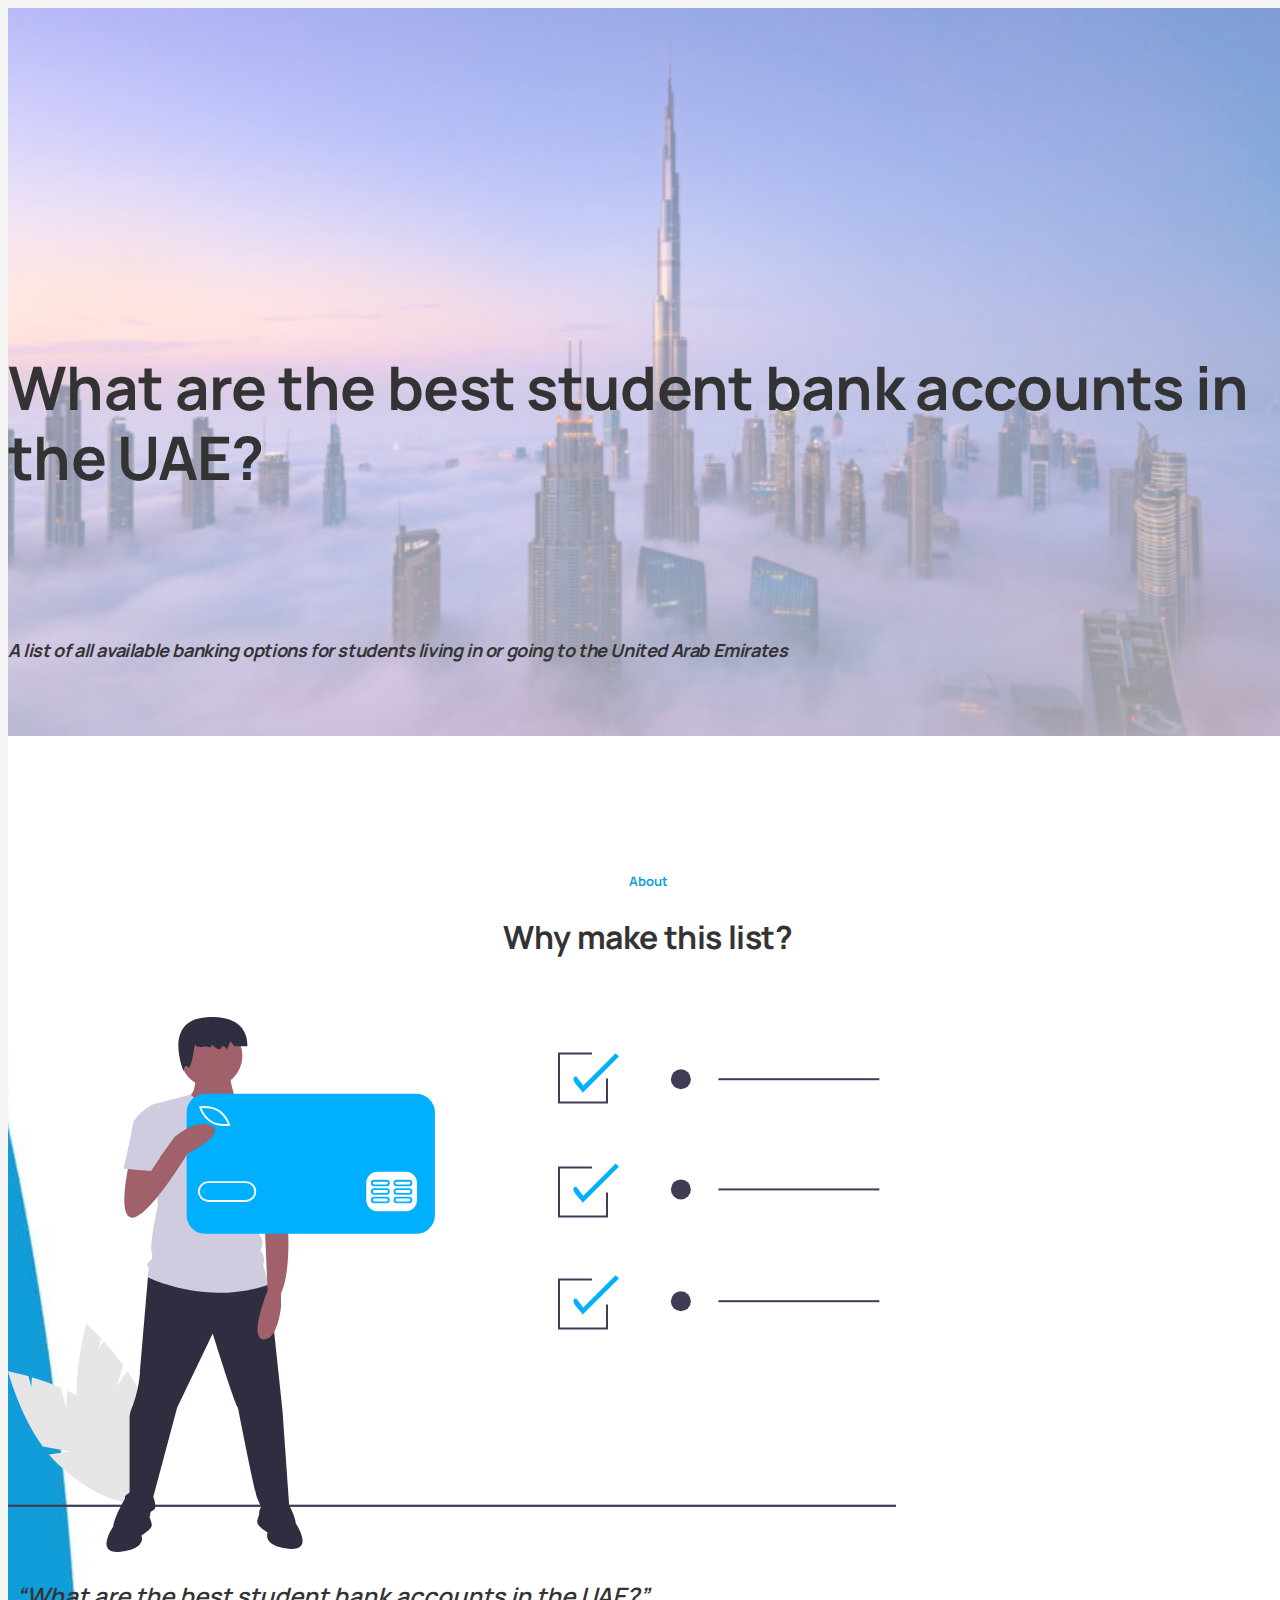
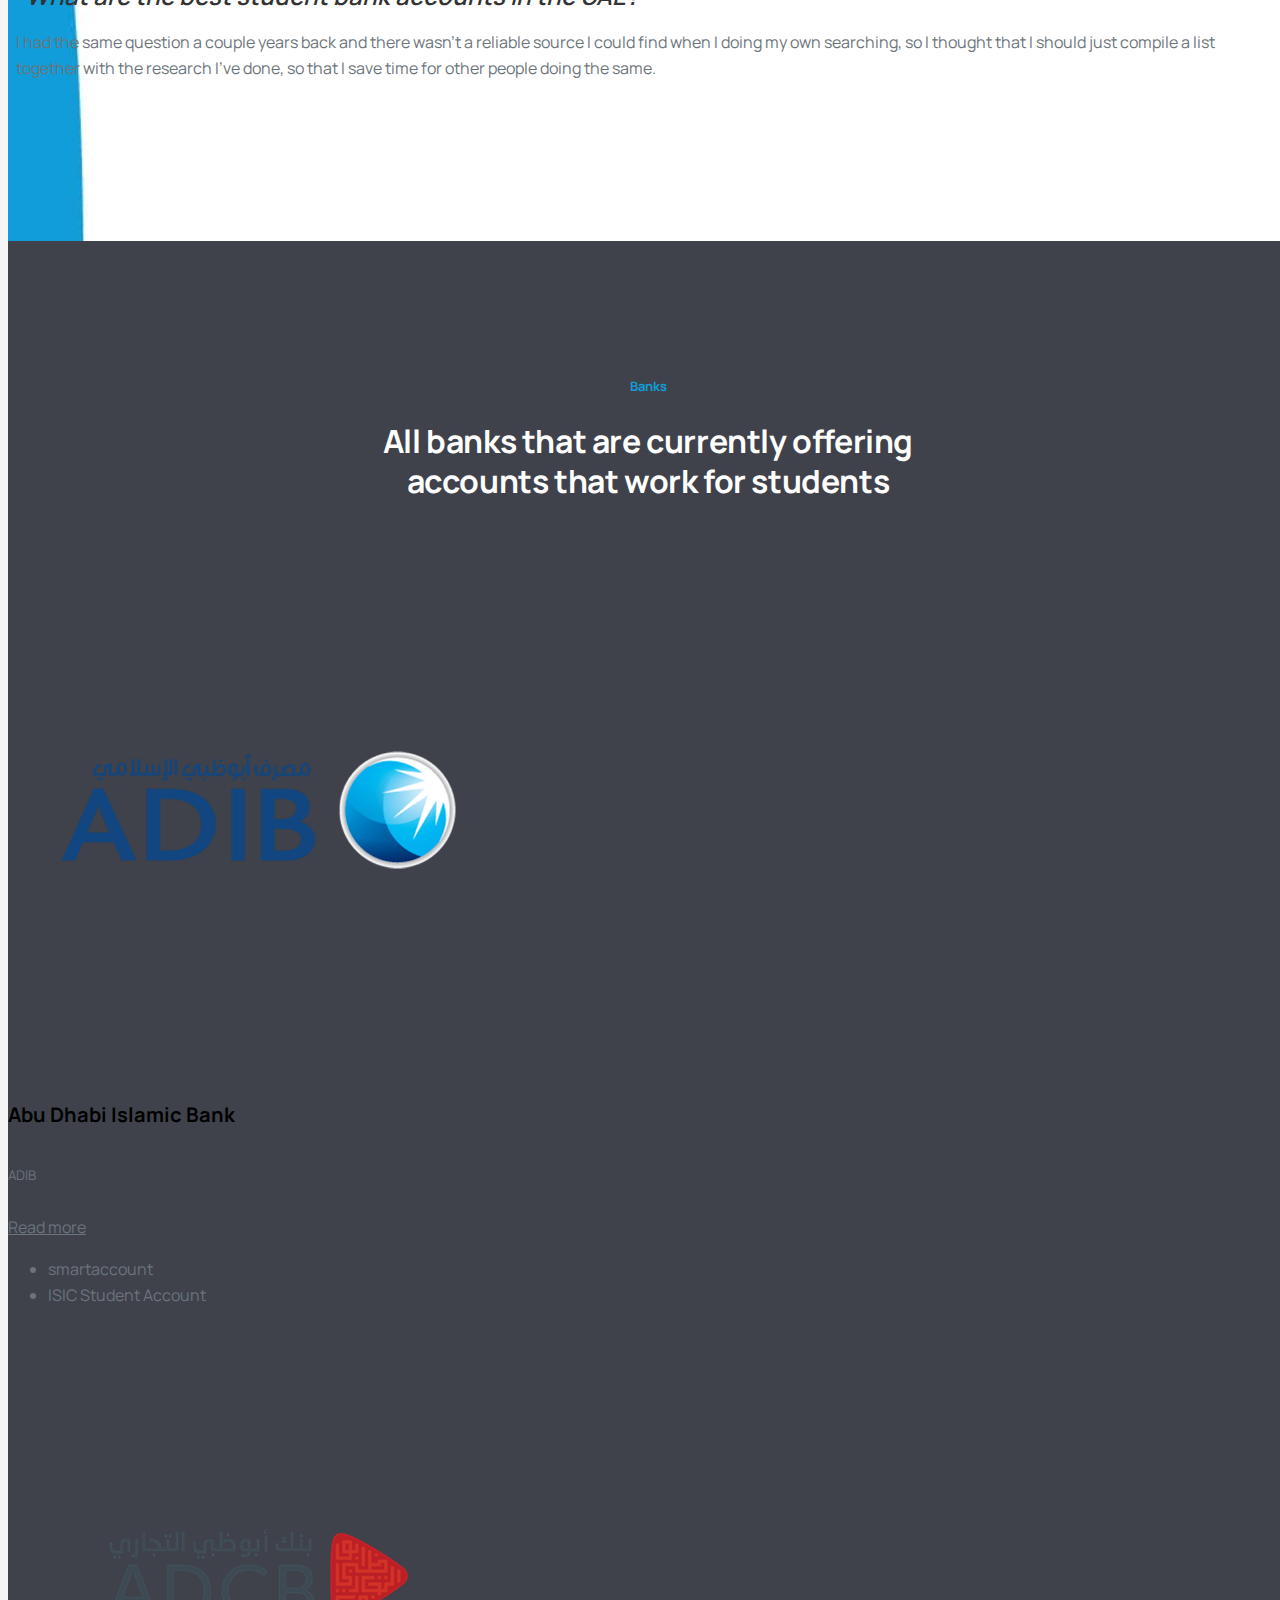
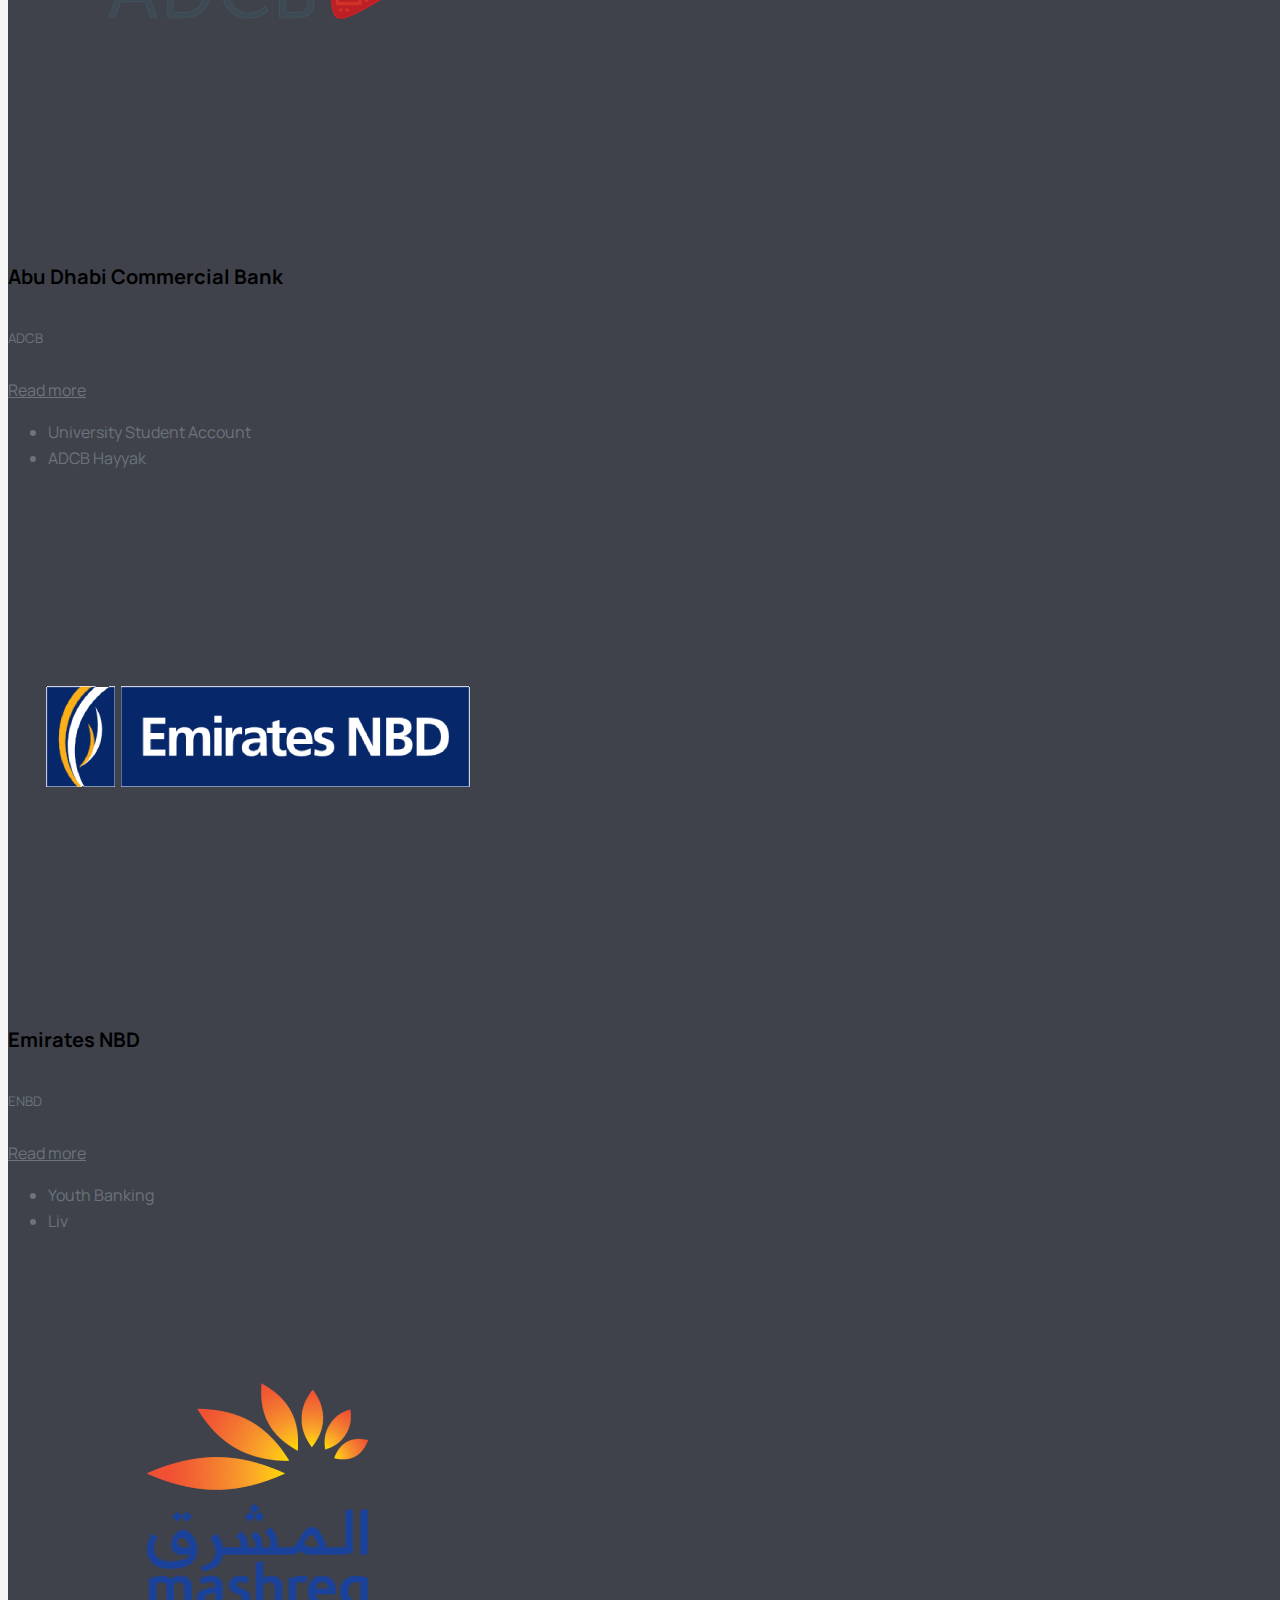
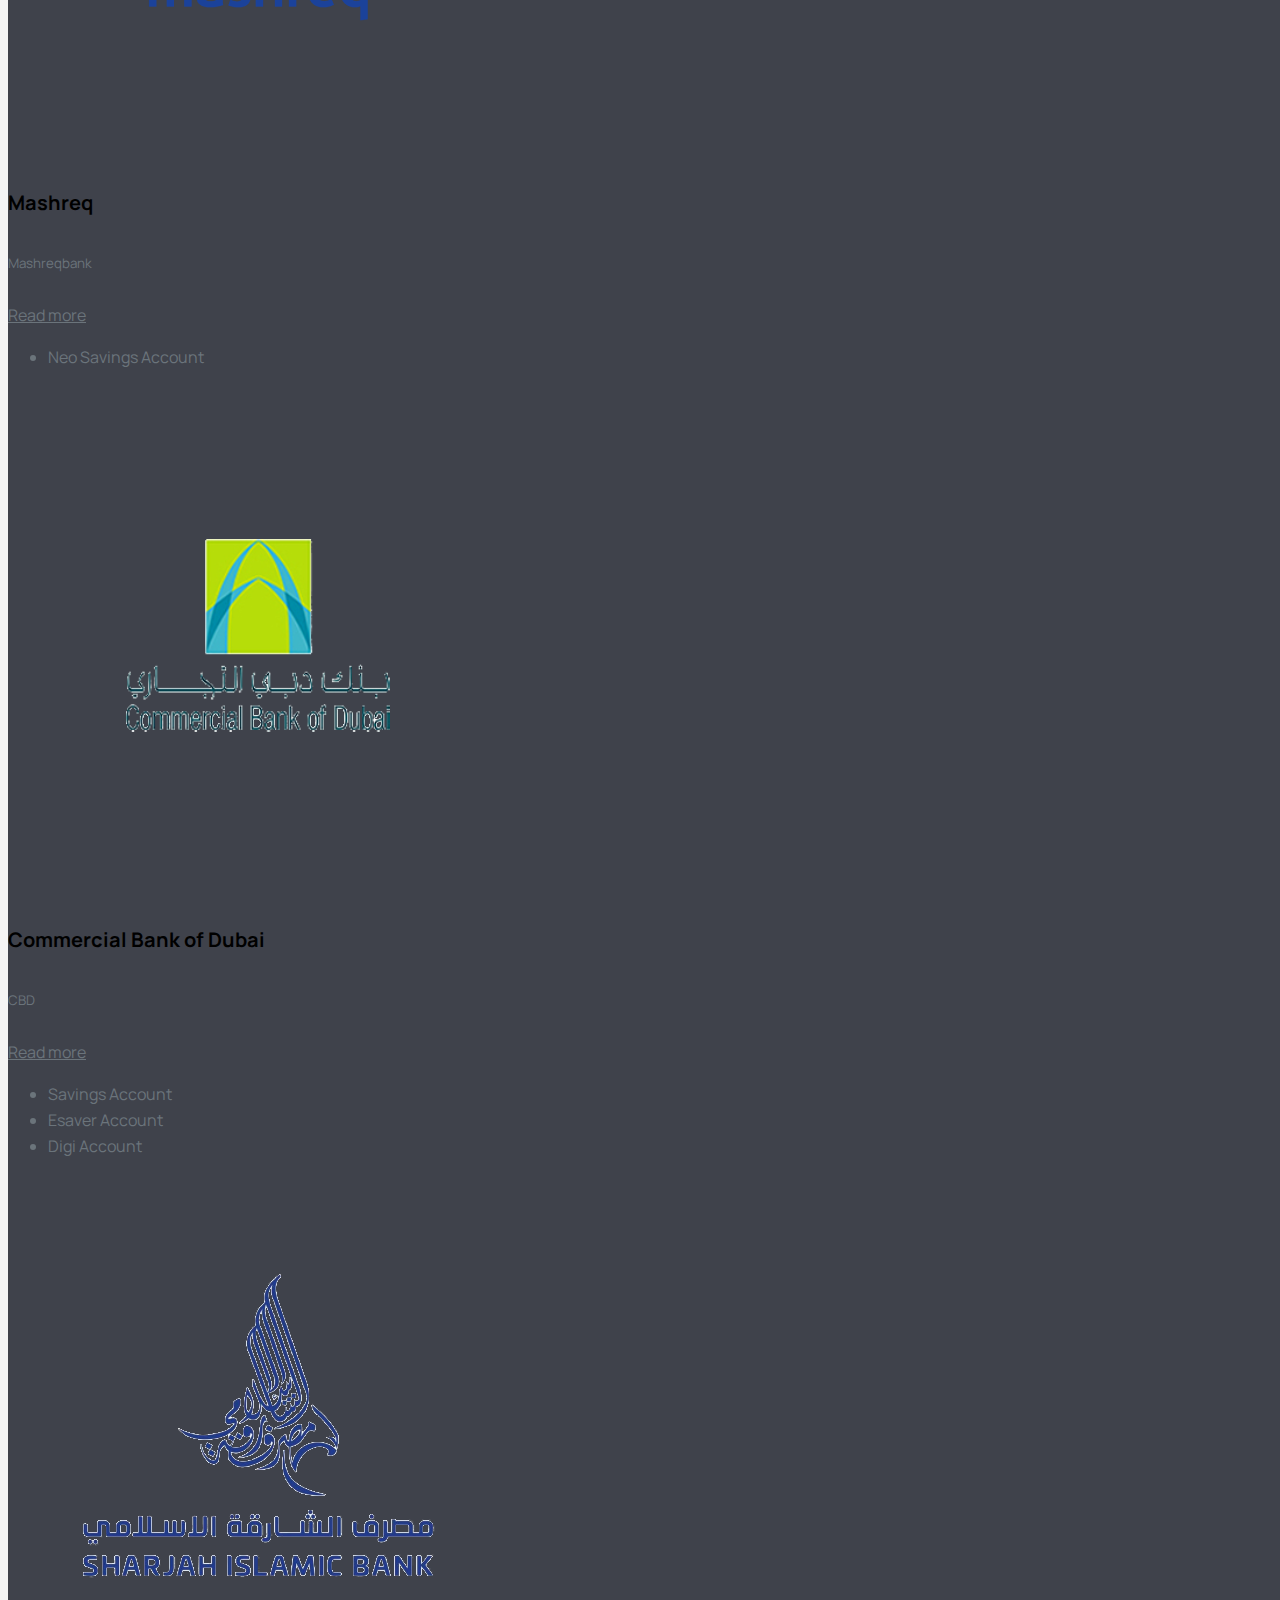
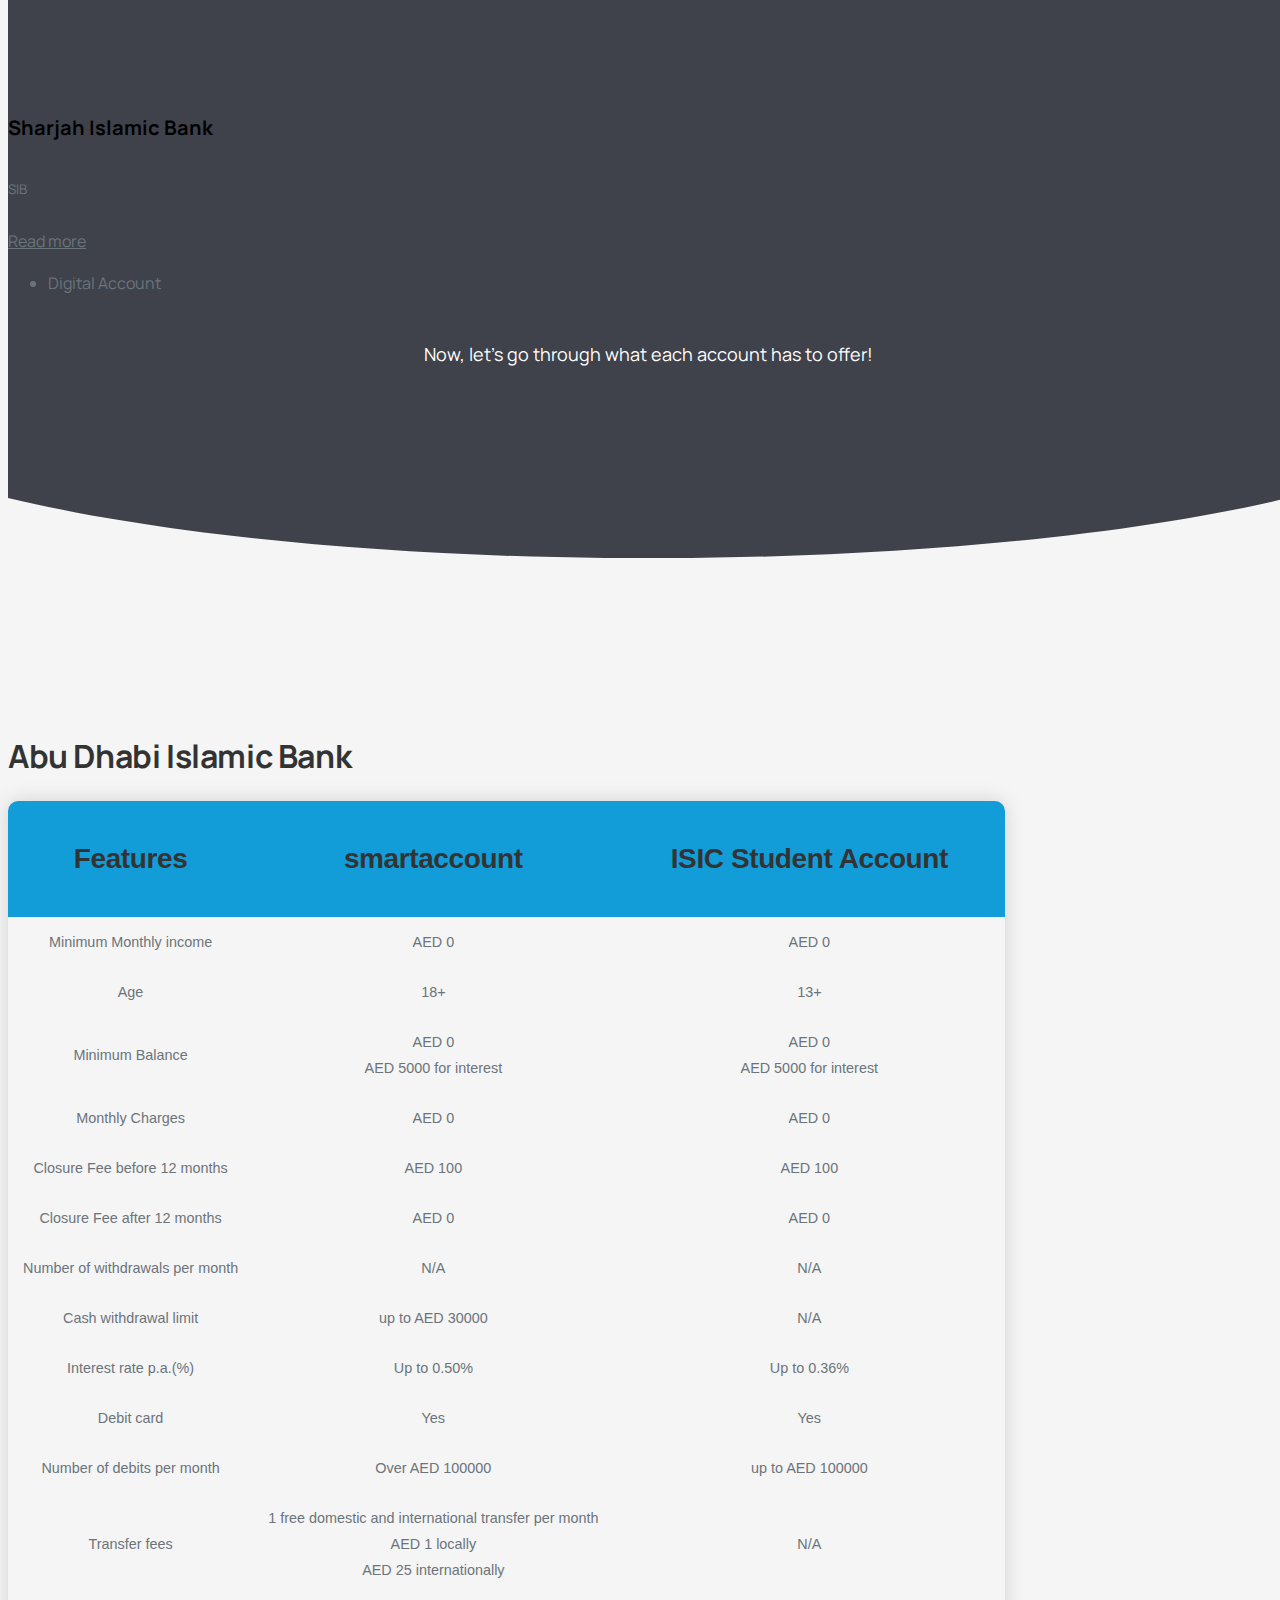
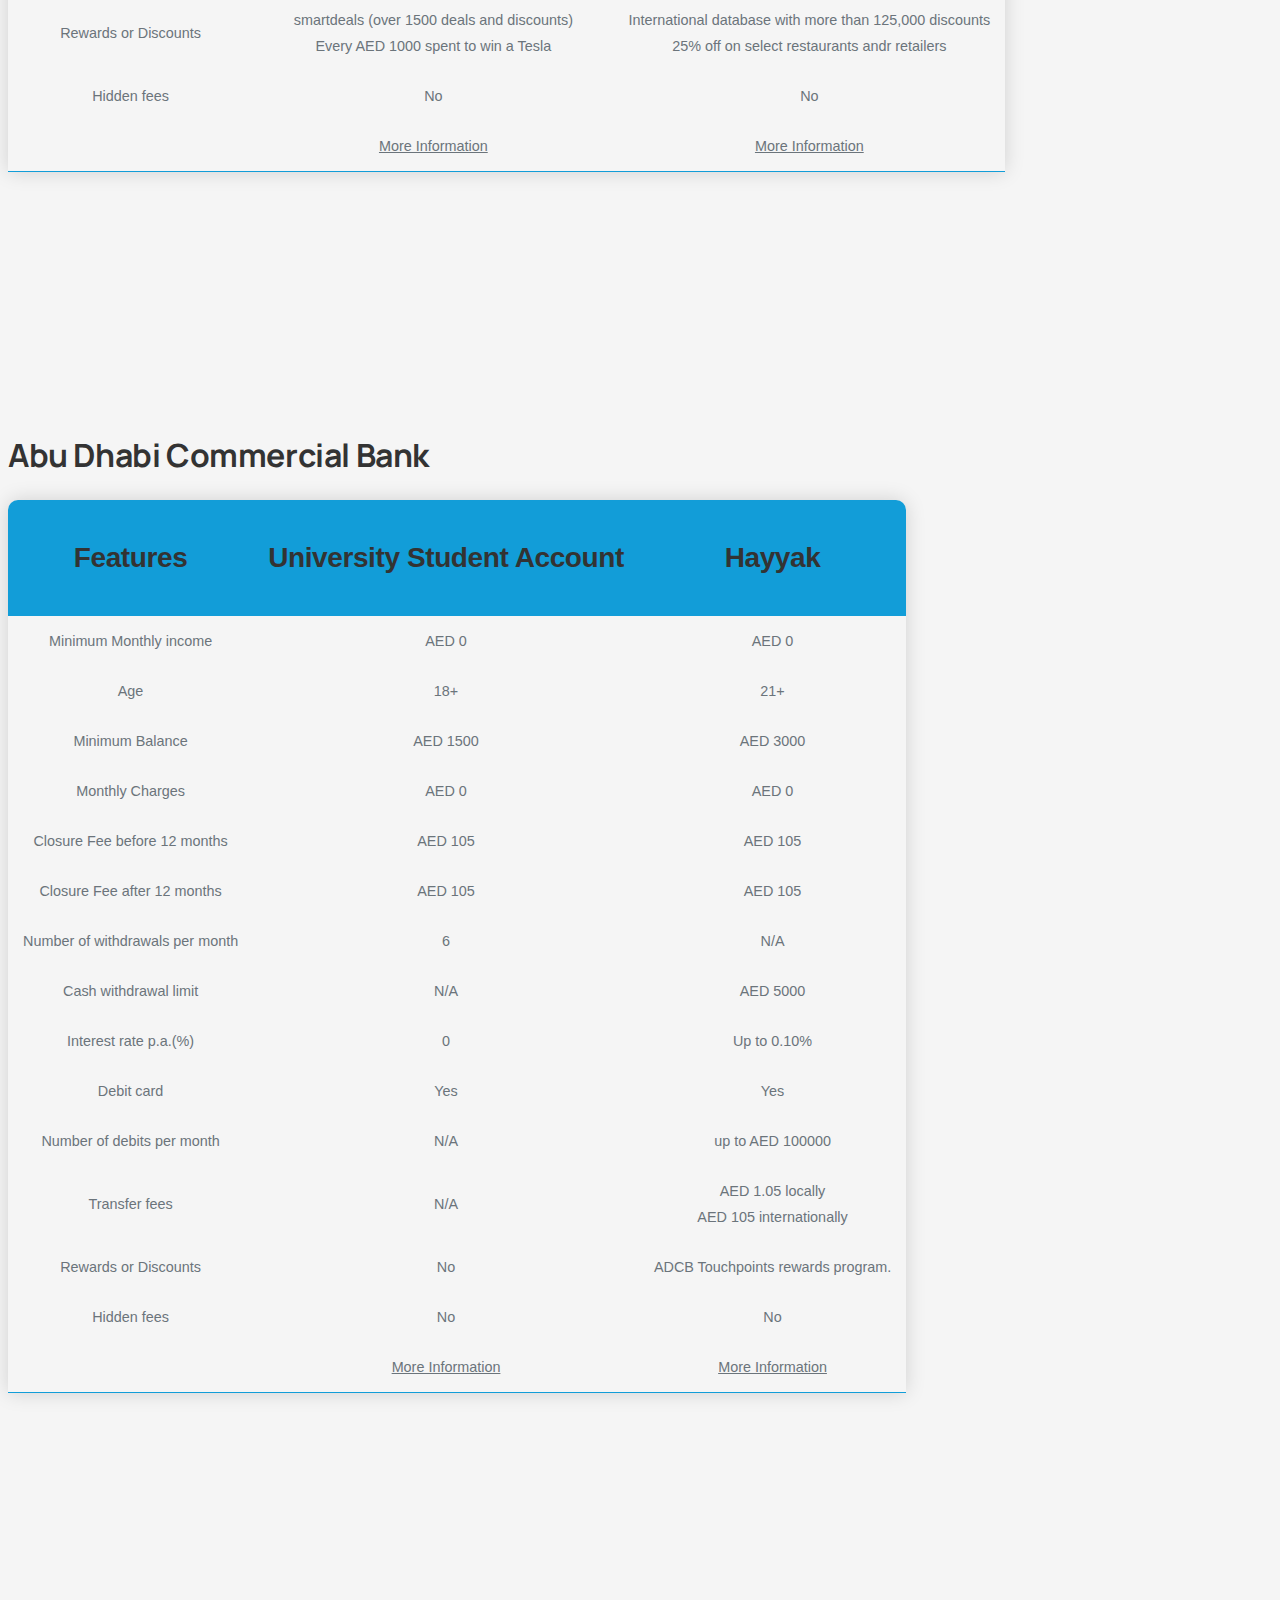
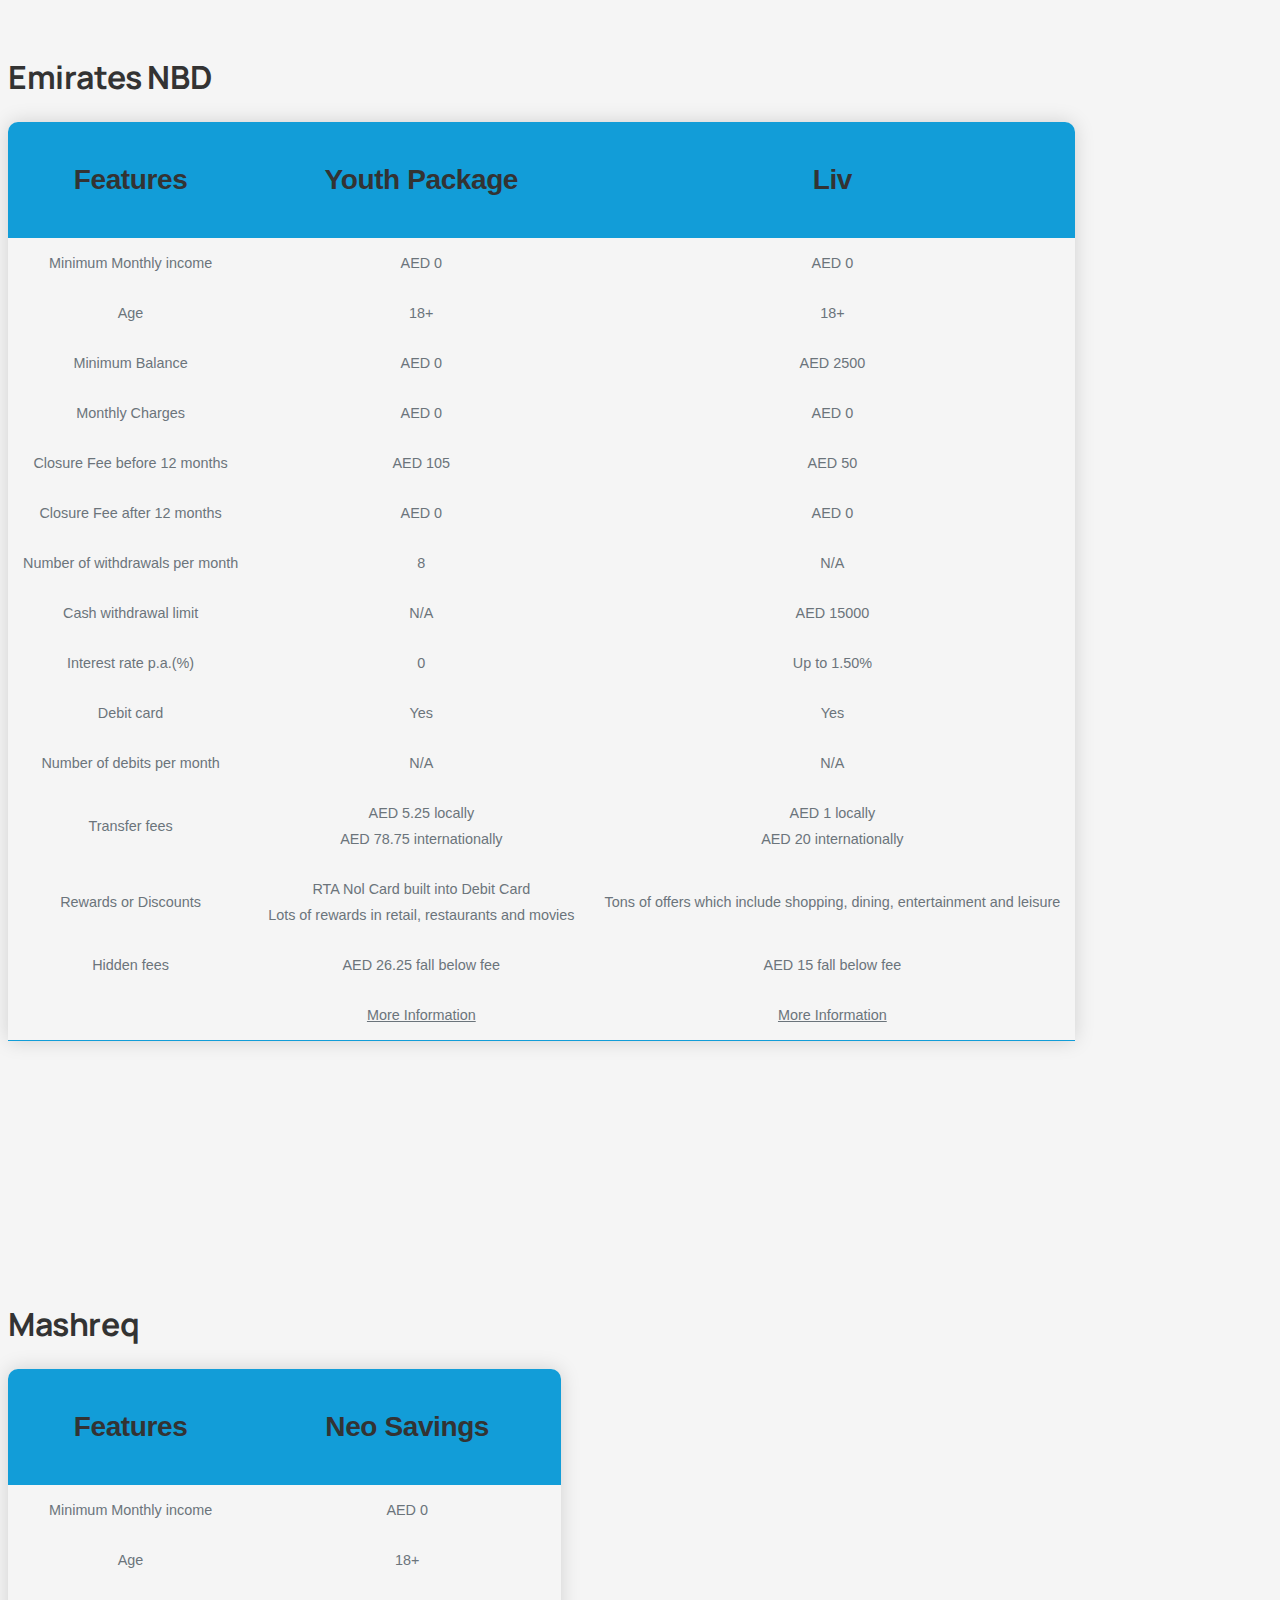
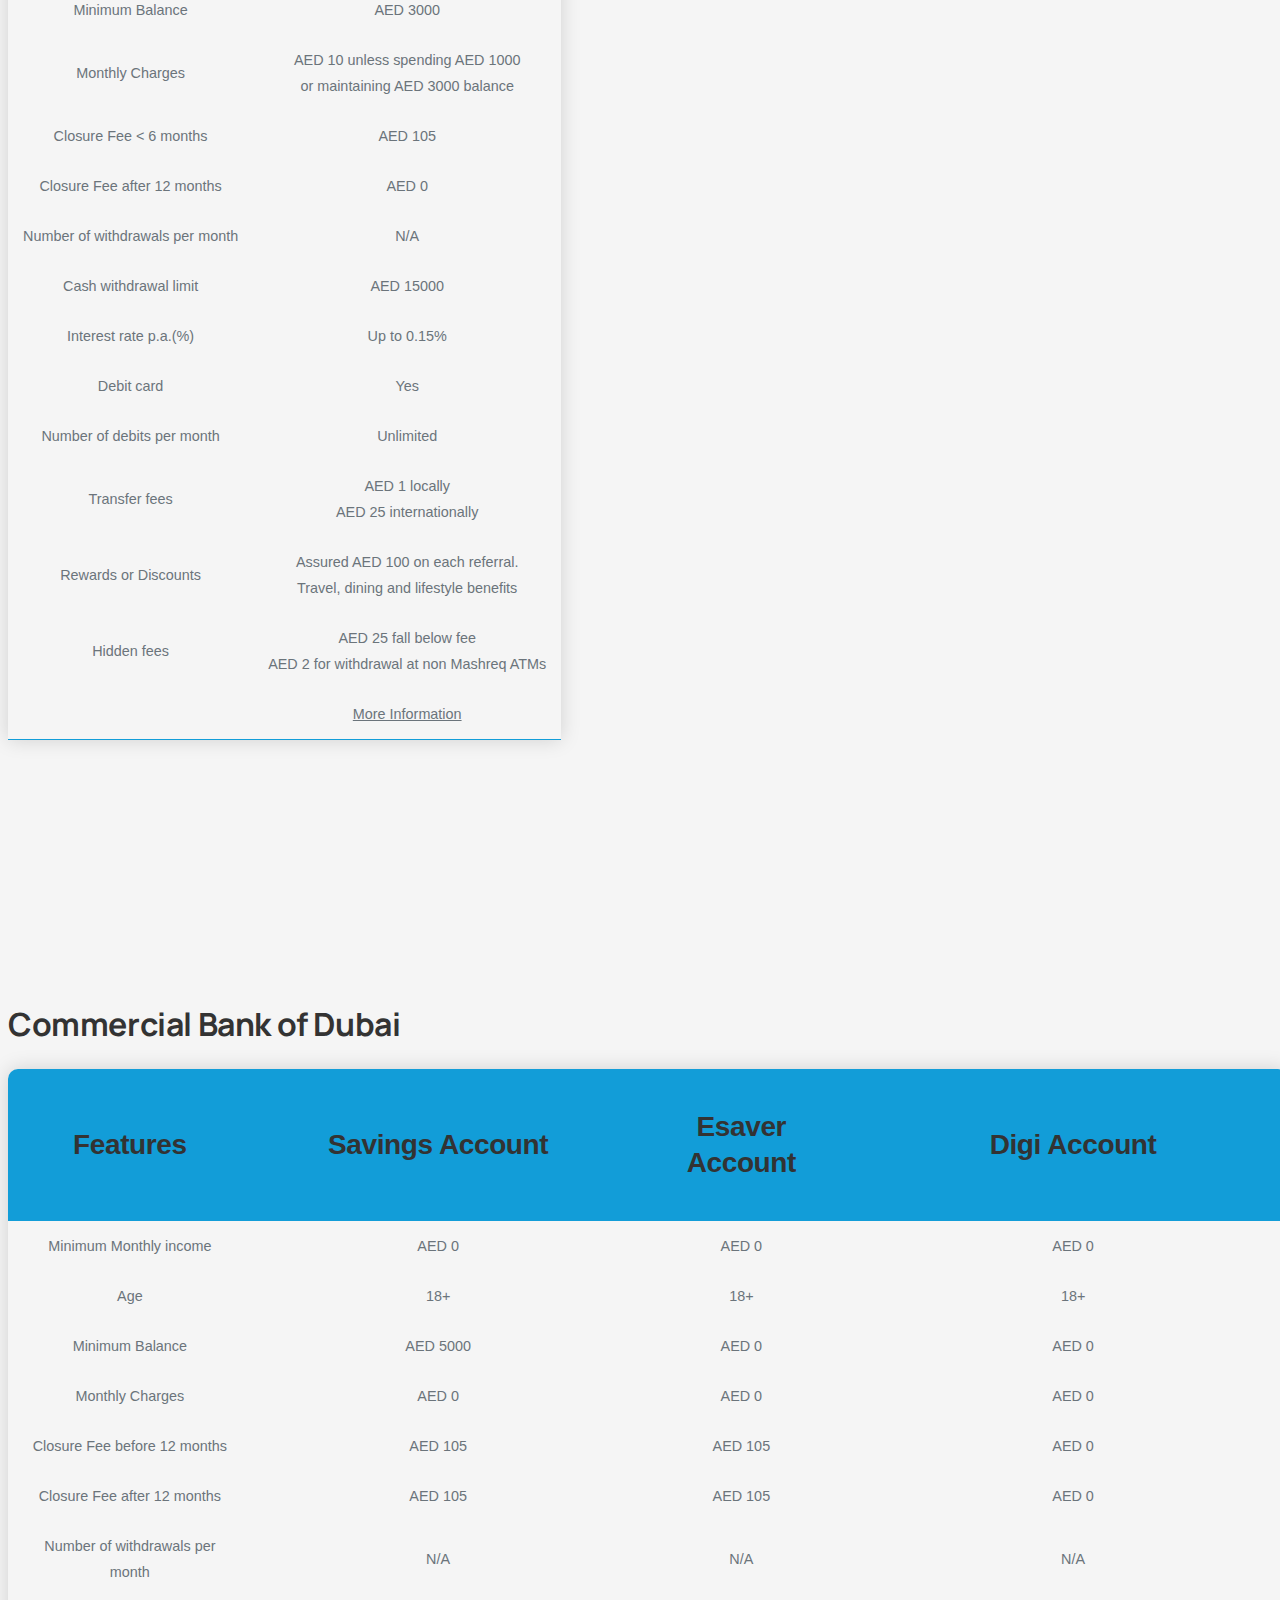
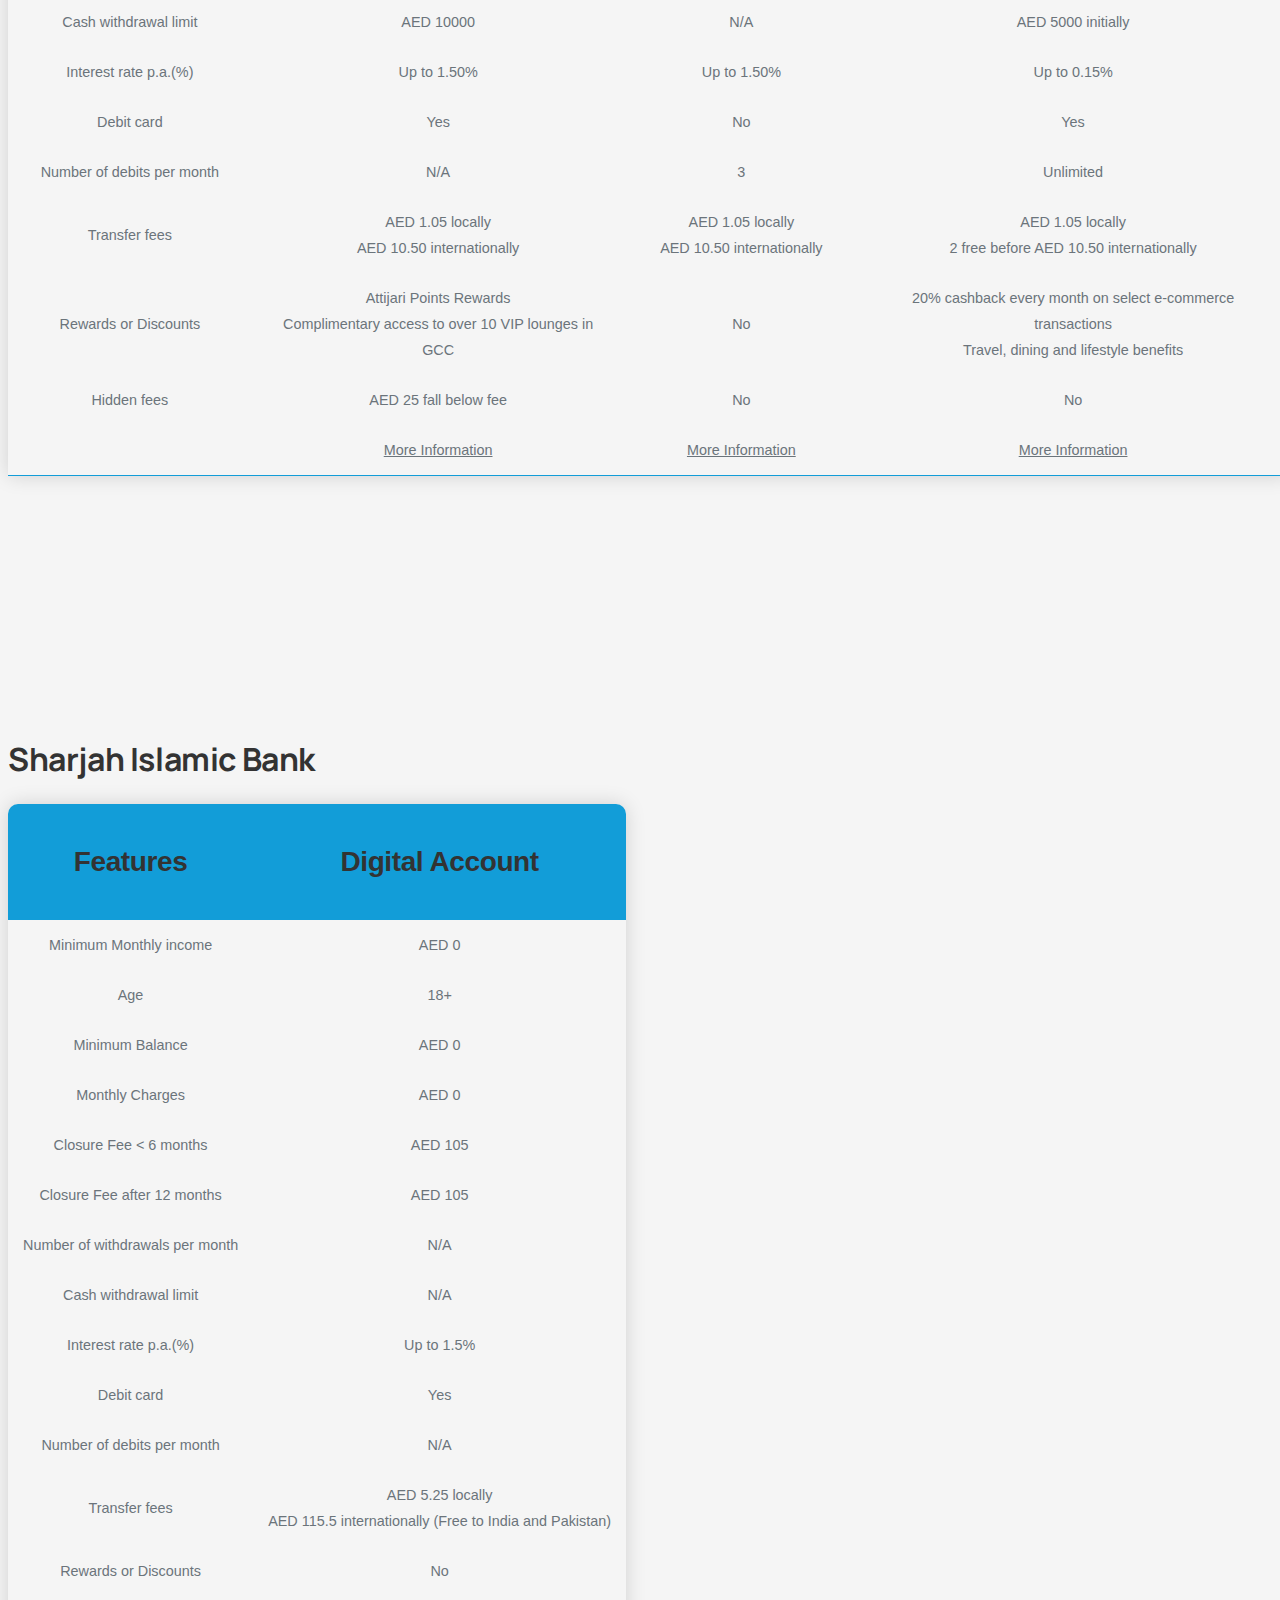
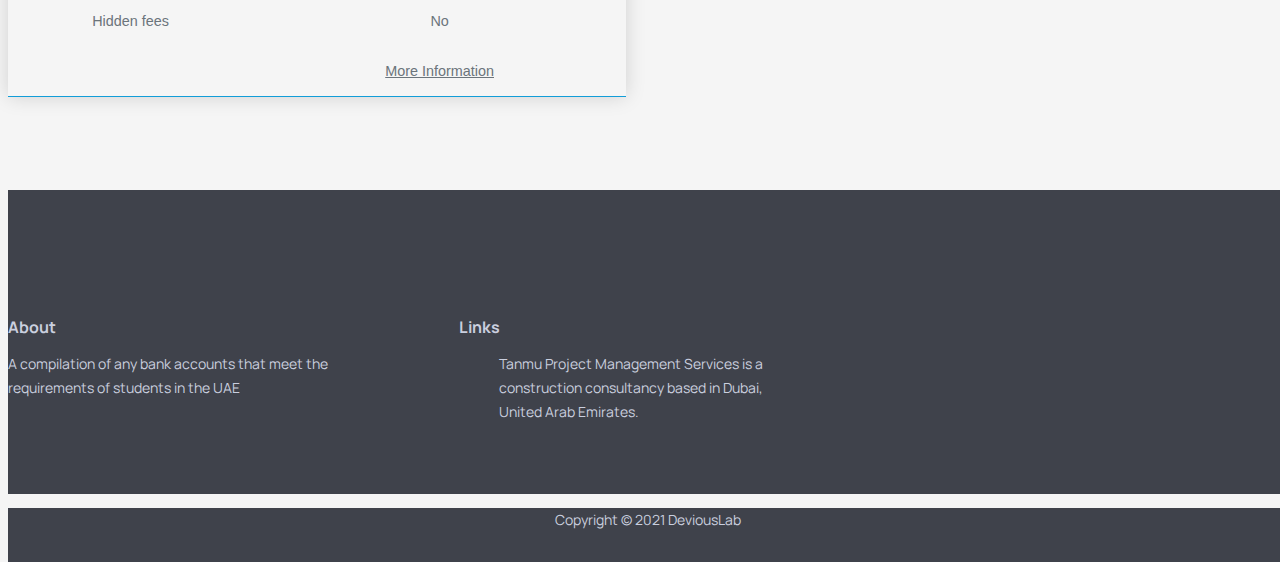
<file: public/index.html>
<!DOCTYPE html>
<html lang="en">

<head>
    <meta charset="utf-8">
    <meta name="viewport" content="width=device-width, initial-scale=1, shrink-to-fit=no">

    <!-- SEO Meta Tags -->
    <meta name="description" content="Wondering what the best bank accounts are for students living in the UAE?">
    <meta name="author" content="DeviousLab">

    <!-- Webpage Title -->
    <title>Best bank accounts for students in the UAE</title>

    <!-- Styles -->
    <link rel="preconnect" href="https://fonts.googleapis.com">
    <link rel="preconnect" href="https://fonts.gstatic.com" crossorigin>
    <link href="https://fonts.googleapis.com/css2?family=Manrope:wght@400;600;700&display=swap" rel="stylesheet">
    <link href="https://cdn.jsdelivr.net/npm/bootstrap@5.1.0/dist/css/bootstrap.min.css" rel="stylesheet"
        integrity="sha384-KyZXEAg3QhqLMpG8r+8fhAXLRk2vvoC2f3B09zVXn8CA5QIVfZOJ3BCsw2P0p/We" crossorigin="anonymous">
    <link href="css/styles.css" rel="stylesheet">

    <!-- Favicon  -->
    <link rel="icon" href="images/favicon.ico">
</head>

<body data-spy="scroll" data-target=".fixed-top">

    <!-- Header -->
    <header id="header" class="header">
        <div class="container">
            <div class="row">
                <div class="col-lg-8 col-xl-7">
                    <h1 class="h1-large">What are the best student bank accounts in the UAE?</h1>
                    <h4 class="p-large"><i>A list of all available banking options for students living in or going to
                            the
                            United Arab Emirates</i></h4>
                </div> <!-- end of col -->
            </div> <!-- end of row -->
        </div> <!-- end of container -->
    </header> <!-- end of header -->
    <!-- end of header -->

    <!-- About -->
    <div id="about" class="basic-1">
        <div class="container">
            <div class="row">
                <div class="col-lg-12">
                    <div class="section-title">About</div>
                    <h2 class="h2-heading">Why make this list?</h2>
                </div> <!-- end of col -->
            </div> <!-- end of row -->
            <div class="row">
                <div class="col-lg-6">
                    <div class="text-container first">
                        <img class="img-fluid" src="images/undraw_online_payments_luau.svg" alt="alternative">
                    </div> <!-- end of text-container -->
                </div> <!-- end of col -->
                <div class="col-lg-6">
                    <div class="text-container second">
                        <div class="testimonial-text">“What are the best student bank accounts in the UAE?”</div>
                        <p>I had the same question a couple years back and there wasn't a reliable source I could find
                            when I doing my own searching, so I thought that I should just compile a list together with the
                            research I've done, so that I save time for other people doing the same.</p>
                    </div> <!-- end of text-container -->
                </div> <!-- end of col -->
            </div> <!-- end of row -->
        </div> <!-- end of container -->
    </div> <!-- end of basic-1 -->
    <!-- end of about -->

    <!-- Services -->
    <div id="services" class="basic-2">
        <div class="container">
            <div class="row">
                <div class="col-lg-12">
                    <div class="section-title">Banks</div>
                    <h2 class="h2-heading">All banks that are currently offering accounts that work for students</h2>
                </div> <!-- end of col -->
            </div> <!-- end of row -->
            <div class="row">
                <section>
                    <div class="container-fluid">
                        <div class="container p-5">
                            <div class="row">
                                <div class="col-lg-4 col-md-12 mb-4">
                                    <div class="card card1 h-100">
                                        <div class="card-body">
                                            <img src="images/adib.png" class="card-img-top" alt="Abu Dhabi Islamic Bank">
                                            <h5 class="card-title">Abu Dhabi Islamic Bank</h5>
                                            <small class='text-muted'>ADIB</small>
                                            <br><br>

                                            <div class="d-grid my-3">
                                                <a href="#adib" class="btn btn-outline-dark btn-block">Read more</a>
                                            </div>
                                            <ul>
                                                <li>smartaccount</li>
                                                <li>ISIC Student Account</li>
                                            </ul>
                                        </div>
                                    </div>
                                </div>
                                <div class="col-lg-4 col-md-12 mb-4">
                                    <div class="card card2 h-100">
                                        <div class="card-body">
                                            <img src="images/adcb.png" class="card-img-top" alt="Abu Dhabi Commercial Bank">
                                            <h5 class="card-title">Abu Dhabi Commercial Bank</h5>
                                            <small class='text-muted'>ADCB</small>
                                            <br><br>
                                            <div class="d-grid my-3">
                                                <a href="#adcb" class="btn btn-outline-dark btn-block">Read more</a>
                                            </div>
                                            <ul>
                                                <li>University Student Account</li>
                                                <li>ADCB Hayyak</li>
                                            </ul>
                                        </div>
                                    </div>
                                </div>
                                <div class="col-lg-4 col-md-12 mb-4">
                                    <div class="card card3 h-100">
                                        <div class="card-body">
                                            <img src="images/enbd.png" class="card-img-top" alt="Emirates NBD">
                                            <h5 class="card-title">Emirates NBD</h5>
                                            <small class='text-muted'>ENBD</small>
                                            <br><br>
                                            <div class="d-grid my-3">
                                                <a href="#enbd" class="btn btn-outline-dark btn-block">Read more</a>
                                            </div>
                                            <ul>
                                                <li>Youth Banking</li>
                                                <li>Liv</li>
                                            </ul>
                                        </div>
                                    </div>
                                </div>
                                <div class="col-lg-4 col-md-12 mb-4">
                                    <div class="card card4 h-100">
                                        <div class="card-body">
                                            <img src="images/mashreq.png" class="card-img-top" alt="Mashreq">
                                            <h5 class="card-title">Mashreq</h5>
                                            <small class='text-muted'>Mashreqbank</small>
                                            <br><br>
                                            <div class="d-grid my-3">
                                                <a href="#mashreq" class="btn btn-outline-dark btn-block">Read more</a>
                                            </div>
                                            <ul>
                                                <li>Neo Savings Account</li>
                                            </ul>
                                        </div>
                                    </div>
                                </div>
                                <div class="col-lg-4 col-md-12 mb-4">
                                    <div class="card card5 h-100">
                                        <div class="card-body">
                                            <img src="images/cbd.png" class="card-img-top" alt="Commercial Bank of Dubai">
                                            <h5 class="card-title">Commercial Bank of Dubai</h5>
                                            <small class='text-muted'>CBD</small>
                                            <br><br>
                                            <div class="d-grid my-3">
                                                <a href="#cbd" class="btn btn-outline-dark btn-block">Read more</a>
                                            </div>
                                            <ul>
                                                <li>Savings Account</li>
                                                <li>Esaver Account</li>
                                                <li>Digi Account</li>
                                            </ul>
                                        </div>
                                    </div>
                                </div>
                                <div class="col-lg-4 col-md-12 mb-4">
                                    <div class="card card6 h-100">
                                        <div class="card-body">
                                            <img src="images/sib.png" class="card-img-top" alt="Sharjah Islamic Bank">
                                            <h5 class="card-title">Sharjah Islamic Bank</h5>
                                            <small class='text-muted'>SIB</small>
                                            <br><br>
                                            <div class="d-grid my-3">
                                                <a href="#sib" class="btn btn-outline-dark btn-block">Read more</a>
                                            </div>
                                            <ul>
                                                <li>Digital Account</li>
                                            </ul>
                                        </div>
                                    </div>
                                </div>
                            </div>
                        </div>
                    </div>
                </section>

            </div> <!-- end of col -->
        </div> <!-- end of row -->
        <div>
            <div class="col-lg-12">
                <p class="p-large">Now, let's go through what each account has to offer!</p>
            </div> <!-- end of col -->
        </div> <!-- end of row -->
    </div> <!-- end of container -->
    <svg class="services-decoration" data-name="Layer 1" xmlns="http://www.w3.org/2000/svg" preserveAspectRatio="none"
        viewBox="0 0 2349.939 110.567">
        <defs>
            <style>
                .cls-1 {
                    fill: #3f424b;
                }
            </style>
        </defs>
        <title>services-decoration</title>
        <path class="cls-1" d="M0,0C282.74,67.647,704.207,110.567,1174.97,110.567S2067.2,67.647,2349.939,0H0Z" />
    </svg>
    </div> <!-- end of basic-2 -->
    <!-- end of services -->

    <!-- Details 1 -->
    <div id="details" class="basic-3">
        <div class="container">
            <h2 id="adib">Abu Dhabi Islamic Bank</h2>
            <table id="account-table" class="table table-hover table-bordered" style="text-align:center;padding-left:200px; padding-right:200px;">
                <thead>
                    <tr class="active">
                        <th>
                            <h3>Features</h3>
                        </th>
                        <th>
                                <h3>smartaccount</h3>
                        </th>
                        <th>
                                <h3>ISIC Student Account</h3>
                        </th>
                    </tr>
                </thead>
                <tbody>
                    <tr>
                        <td>Minimum Monthly income</td>
                        <td>AED 0</td>
                        <td>AED 0</td>
                    </tr>
                    <tr>
                        <td>Age</td>
                        <td>18+</td>
                        <td>13+</td>
                    </tr>
                    <tr>
                        <td>Minimum Balance</td>
                        <td>AED 0<br> AED 5000 for interest</td>
                        <td>AED 0<br> AED 5000 for interest</td>
                    </tr>
                    <tr>
                        <td>Monthly Charges</td>
                        <td>AED 0</td>
                        <td>AED 0</td>
                    </tr>
                    <tr>
                        <td>Closure Fee before 12 months</td>
                        <td>AED 100</i></td>
                        <td>AED 100</i></td>
                    </tr>
                    <tr>
                        <td>Closure Fee after 12 months</td>
                        <td>AED 0</td>
                        <td>AED 0</i></td>
                    </tr>
                    <tr>
                        <td>Number of withdrawals per month</td>
                        <td>N/A</td>
                        <td>N/A</td>
                    </tr>
                    <tr>
                        <td>Cash withdrawal limit</td>
                        <td>up to AED 30000</td>
                        <td>N/A</td>
                    </tr>
                    <tr>
                        <td>Interest rate p.a.(%)</td>
                        <td>Up to 0.50%</td>
                        <td>Up to 0.36%</td>
                    </tr>
                    <tr>
                        <td>Debit card</td>
                        <td>Yes</td>
                        <td>Yes</td>
                    </tr>
                    <tr>
                        <td>Number of debits per month</td>
                        <td>Over AED 100000</td>
                        <td>up to AED 100000</td>
                    </tr>
                    <tr>
                        <td>Transfer fees</td>
                        <td>1 free domestic and international transfer per month <br> AED 1 locally <br> AED 25 internationally</td>
                        <td>N/A</td>
                    </tr>
                    <tr>
                        <td>Rewards or Discounts</td>
                        <td>smartdeals (over 1500 deals and discounts) <br> Every AED 1000 spent to win a Tesla </td>
                        <td>International database with more than 125,000 discounts <br> 25% off on select restaurants andr retailers</td>
                    </tr>
                    <tr>
                        <td>Hidden fees</td>
                        <td>No</td>
                        <td>No</td>
                    </tr>
                    <tr>
                        <td></td>
                        <td><a href="https://www.moneysmart.ae/en/Pages/smartbanking.aspx" class="btn btn-info">More Information</a></td>
                        <td><a href="https://www.adib.ae/en/pages/personal_accounts_adib_isic_studentaccount.aspx" class="btn btn-info">More Information</a></td>
                    </tr>
                </tbody>
            </table>
        </div> <!-- end of container -->
    </div> <!-- end of basic-3 -->
    <!-- end of details 1 -->

    <!-- Details 1 -->
    <div id="details" class="basic-3">
        <div class="container">
            <h2 id="adcb">Abu Dhabi Commercial Bank</h2>
            <table id="account-table" class="table table-hover table-bordered" style="text-align:center;padding-left:200px; padding-right:200px;">
                <thead>
                    <tr class="active">
                        <th>
                            <h3>Features</h3>
                        </th>
                        <th>
                                <h3>University Student Account</h3>
                        </th>
                        <th>
                                <h3>Hayyak</h3>
                        </th>
                    </tr>
                </thead>
                <tbody>
                    <tr>
                        <td>Minimum Monthly income</td>
                        <td>AED 0</td>
                        <td>AED 0</td>
                    </tr>
                    <tr>
                        <td>Age</td>
                        <td>18+</td>
                        <td>21+</td>
                    </tr>
                    <tr>
                        <td>Minimum Balance</td>
                        <td>AED 1500</td>
                        <td>AED 3000</td>
                    </tr>
                    <tr>
                        <td>Monthly Charges</td>
                        <td>AED 0</td>
                        <td>AED 0</td>
                    </tr>
                    <tr>
                        <td>Closure Fee before 12 months</td>
                        <td>AED 105</i></td>
                        <td>AED 105</i></td>
                    </tr>
                    <tr>
                        <td>Closure Fee after 12 months</td>
                        <td>AED 105</td>
                        <td>AED 105</i></td>
                    </tr>
                    <tr>
                        <td>Number of withdrawals per month</td>
                        <td>6</td>
                        <td>N/A</td>
                    </tr>
                    <tr>
                        <td>Cash withdrawal limit</td>
                        <td>N/A</td>
                        <td>AED 5000</td>
                    </tr>
                    <tr>
                        <td>Interest rate p.a.(%)</td>
                        <td>0</td>
                        <td>Up to 0.10%</td>
                    </tr>
                    <tr>
                        <td>Debit card</td>
                        <td>Yes</td>
                        <td>Yes</td>
                    </tr>
                    <tr>
                        <td>Number of debits per month</td>
                        <td>N/A</td>
                        <td>up to AED 100000</td>
                    </tr>
                    <tr>
                        <td>Transfer fees</td>
                        <td>N/A</td>
                        <td>AED 1.05 locally <br> AED 105 internationally</td>
                    </tr>
                    <tr>
                        <td>Rewards or Discounts</td>
                        <td>No</td>
                        <td>ADCB Touchpoints rewards program.</td>
                    </tr>
                    <tr>
                        <td>Hidden fees</td>
                        <td>No</td>
                        <td>No</td>
                    </tr>
                    <tr>
                        <td></td>
                        <td><a href="https://www.adcb.com/en/islamic/personal/accounts/current-and-savings-account/university-student-account" class="btn btn-info">More Information</a></td>
                        <td><a href="https://www.adcb.com/en/personal/adcb-for-you/hayyak/" class="btn btn-info">More Information</a></td>
                    </tr>
                </tbody>
            </table>
        </div> <!-- end of container -->
    </div> <!-- end of basic-3 -->
    <!-- end of details 1 -->

    <!-- Details 1 -->
    <div id="details" class="basic-3">
        <div class="container">
            <h2 id="enbd">Emirates NBD</h2>
            <table id="account-table" class="table table-hover table-bordered" style="text-align:center;padding-left:200px; padding-right:200px;">
                <thead>
                    <tr class="active">
                        <th>
                            <h3>Features</h3>
                        </th>
                        <th>
                                <h3>Youth Package</h3>
                        </th>
                        <th>
                                <h3>Liv</h3>
                        </th>
                    </tr>
                </thead>
                <tbody>
                    <tr>
                        <td>Minimum Monthly income</td>
                        <td>AED 0</td>
                        <td>AED 0</td>
                    </tr>
                    <tr>
                        <td>Age</td>
                        <td>18+</td>
                        <td>18+</td>
                    </tr>
                    <tr>
                        <td>Minimum Balance</td>
                        <td>AED 0</td>
                        <td>AED 2500</td>
                    </tr>
                    <tr>
                        <td>Monthly Charges</td>
                        <td>AED 0</td>
                        <td>AED 0</td>
                    </tr>
                    <tr>
                        <td>Closure Fee before 12 months</td>
                        <td>AED 105</i></td>
                        <td>AED 50</i></td>
                    </tr>
                    <tr>
                        <td>Closure Fee after 12 months</td>
                        <td>AED 0</td>
                        <td>AED 0</i></td>
                    </tr>
                    <tr>
                        <td>Number of withdrawals per month</td>
                        <td>8</td>
                        <td>N/A</td>
                    </tr>
                    <tr>
                        <td>Cash withdrawal limit</td>
                        <td>N/A</td>
                        <td>AED 15000</td>
                    </tr>
                    <tr>
                        <td>Interest rate p.a.(%)</td>
                        <td>0</td>
                        <td>Up to 1.50%</td>
                    </tr>
                    <tr>
                        <td>Debit card</td>
                        <td>Yes</td>
                        <td>Yes</td>
                    </tr>
                    <tr>
                        <td>Number of debits per month</td>
                        <td>N/A</td>
                        <td>N/A</td>
                    </tr>
                    <tr>
                        <td>Transfer fees</td>
                        <td>AED 5.25 locally <br> AED 78.75 internationally</td>
                        <td>AED 1 locally <br> AED 20 internationally</td>
                    </tr>
                    <tr>
                        <td>Rewards or Discounts</td>
                        <td>RTA Nol Card built into Debit Card <br> Lots of rewards in retail, restaurants and movies</td>
                        <td>Tons of offers which include shopping, dining, entertainment and leisure</td>
                    </tr>
                    <tr>
                        <td>Hidden fees</td>
                        <td>AED 26.25 fall below fee</td>
                        <td>AED 15 fall below fee</td>
                    </tr>
                    <tr>
                        <td></td>
                        <td><a href="https://www.emiratesnbd.com/en/personal-banking/banking-packages/special-packages/youth-package/" class="btn btn-info">More Information</a></td>
                        <td><a href="https://www.liv.me/" class="btn btn-info">More Information</a></td>
                    </tr>
                </tbody>
            </table>
        </div> <!-- end of container -->
    </div> <!-- end of basic-3 -->
    <!-- end of details 1 -->
    
    <!-- Details 1 -->
    <div id="details" class="basic-3">
        <div class="container">
            <h2 id="mashreq">Mashreq</h2>
            <table id="account-table" class="table table-hover table-bordered"
                style="text-align:center;padding-left:200px; padding-right:200px;">
                <thead>
                    <tr class="active">
                        <th>
                            <h3>Features</h3>
                        </th>
                        <th>
                            <h3>Neo Savings</h3>
                        </th>
                    </tr>
                </thead>
                <tbody>
                    <tr>
                    <tr>
                        <td>Minimum Monthly income</td>
                        <td>AED 0</td>
                    </tr>
                    <tr>
                        <td>Age</td>
                        <td>18+</td>
                    </tr>
                    <tr>
                        <td>Minimum Balance</td>
                        <td>AED 3000</td>
                    </tr>
                    <tr>
                        <td>Monthly Charges</td>
                        <td>AED 10 unless spending AED 1000<br>or maintaining AED 3000 balance </td>
                    </tr>
                    <tr>
                        <td>Closure Fee &lt; 6 months</td>
                        <td>AED 105</td>
                    </tr>
                    <tr>
                        <td>Closure Fee after 12 months</td>
                        <td>AED 0</td>
                    </tr>
                    <tr>
                        <td>Number of withdrawals per month</td>
                        <td>N/A</td>
                    </tr>
                    <tr>
                        <td>Cash withdrawal limit</td>
                        <td>AED 15000</td>
                    </tr>
                    <tr>
                        <td>Interest rate p.a.(%)</td>
                        <td>Up to 0.15%</td>
                    </tr>
                    <tr>
                        <td>Debit card</td>
                        <td>Yes</td>
                    </tr>
                    <tr>
                        <td>Number of debits per month</td>
                        <td>Unlimited</td>
                    </tr>
                    <tr>
                        <td>Transfer fees</td>
                        <td>AED 1 locally<br>AED 25 internationally</td>
                    </tr>
                    <tr>
                        <td>Rewards or Discounts</td>
                        <td>Assured AED 100 on each referral.<br>Travel, dining and lifestyle benefits</td>
                    </tr>
                    <tr>
                        <td>Hidden fees</td>
                        <td>AED 25 fall below fee<br>AED 2 for withdrawal at non Mashreq ATMs</td>
                    </tr>
                    <tr>
                        <td></td>
                        <td><a href="https://www.mashreqneo.com/en/uae/home/accounts/savings-accounts/neo-savings-account"
                                class="btn btn-info">More Information</a></td>
                    </tr>
                </tbody>
            </table>
        </div> <!-- end of container -->
    </div> <!-- end of basic-3 -->
    <!-- end of details 1 -->

    <div id="details" class="basic-3">
        <div class="container">
            <h2 id="cbd">Commercial Bank of Dubai</h2>
            <table id="account-table" class="table table-hover table-bordered"
                style="text-align:center;padding-left:200px; padding-right:200px;">
                <thead>
                    <tr class="active">
                        <th>
                            <h3>Features</h3>
                        </th>
                        <th>
                            <h3>Savings Account</h3>
                        </th>
                        <th>
                            <h3>Esaver Account</h3>
                        </th>
                        <th>
                            <h3>Digi Account</h3>
                        </th>
                    </tr>
                </thead>
                <tbody>
                    <tr>
                        <td>Minimum Monthly income</td>
                        <td>AED 0</td>
                        <td>AED 0</td>
                        <td>AED 0</td>
                    </tr>
                    <tr>
                        <td>Age</td>
                        <td>18+</td>
                        <td>18+</td>
                        <td>18+</td>
                    </tr>
                    <tr>
                        <td>Minimum Balance</td>
                        <td>AED 5000</td>
                        <td>AED 0</td>
                        <td>AED 0</td>
                    </tr>
                    <tr>
                        <td>Monthly Charges</td>
                        <td>AED 0</td>
                        <td>AED 0</td>
                        <td>AED 0</td>
                    </tr>
                    <tr>
                        <td>Closure Fee before 12 months</td>
                        <td>AED 105</td>
                        <td>AED 105</td>
                        <td>AED 0</td>
                    </tr>
                    <tr>
                        <td>Closure Fee after 12 months</td>
                        <td>AED 105</td>
                        <td>AED 105</i></td>
                        <td>AED 0</td>
                    </tr>
                    <tr>
                        <td>Number of withdrawals per month</td>
                        <td>N/A</td>
                        <td>N/A</td>
                        <td>N/A</td>
                    </tr>
                    <tr>
                        <td>Cash withdrawal limit</td>
                        <td>AED 10000</td>
                        <td>N/A</td>
                        <td>AED 5000 initially</td>
                    </tr>
                    <tr>
                        <td>Interest rate p.a.(%)</td>
                        <td>Up to 1.50%</td>
                        <td>Up to 1.50%</td>
                        <td>Up to 0.15%</td>
                    </tr>
                    <tr>
                        <td>Debit card</td>
                        <td>Yes</td>
                        <td>No</td>
                        <td>Yes</td>
                    </tr>
                    <tr>
                        <td>Number of debits per month</td>
                        <td>N/A</td>
                        <td>3</td>
                        <td>Unlimited</td>
                    </tr>
                    <tr>
                        <td>Transfer fees</td>
                        <td>AED 1.05 locally<br>AED 10.50 internationally</td>
                        <td>AED 1.05 locally<br>AED 10.50 internationally</td>
                        <td>AED 1.05 locally<br>2 free before AED 10.50 internationally</td>
                    </tr>
                    <tr>
                        <td>Rewards or Discounts</td>
                        <td>Attijari Points Rewards <br> Complimentary access to over 10 VIP lounges in GCC</td>
                        <td>No</td>
                        <td>20% cashback every month on select e-commerce transactions<br>Travel, dining and lifestyle
                            benefits</td>
                    </tr>
                    <tr>
                        <td>Hidden fees</td>
                        <td>AED 25 fall below fee</td>
                        <td>No</td>
                        <td>No</td>
                    </tr>
                    <tr>
                        <td></td>
                        <td><a href="https://www.cbd.ae/personal/bank/accounts/savings-account"
                                class="btn btn-info">More Information</a></td>
                        <td><a href="https://www.cbd.ae/personal/bank/accounts/savings-account/esaver"
                                class="btn btn-info">More Information</a></td>
                        <td><a href="https://www.cbd.ae/CBD-Digi-account/" class="btn btn-info">More Information</a>
                        </td>
                    </tr>
                </tbody>
            </table>
        </div> <!-- end of container -->
    </div> <!-- end of basic-3 -->
    <!-- end of details 1 -->

    <div id="details" class="basic-3">
        <div class="container">
            <h2 id="sib">Sharjah Islamic Bank</h2>
            <table id="account-table" class="table table-hover table-bordered"
        style="text-align:center;padding-left:200px; padding-right:200px;">
        <thead>
            <tr class="active">
                <th>
                    <h3>Features</h3>
                </th>
                <th>
                    <h3>Digital Account</h3>
                </th>
            </tr>
        </thead>
        <tbody>
            <tr>
            <tr>
                <td>Minimum Monthly income</td>
                <td>AED 0</td>
            </tr>
            <tr>
                <td>Age</td>
                <td>18+</td>
            </tr>
            <tr>
                <td>Minimum Balance</td>
                <td>AED 0</td>
            </tr>
            <tr>
                <td>Monthly Charges</td>
                <td>AED 0</td>
            </tr>
            <tr>
                <td>Closure Fee &lt; 6 months</td>
                <td>AED 105</td>
            </tr>
            <tr>
                <td>Closure Fee after 12 months</td>
                <td>AED 105</td>
            </tr>
            <tr>
                <td>Number of withdrawals per month</td>
                <td>N/A</td>
            </tr>
            <tr>
                <td>Cash withdrawal limit</td>
                <td>N/A</td>
            </tr>
            <tr>
                <td>Interest rate p.a.(%)</td>
                <td>Up to 1.5%</td>
            </tr>
            <tr>
                <td>Debit card</td>
                <td>Yes</td>
            </tr>
            <tr>
                <td>Number of debits per month</td>
                <td>N/A</td>
            </tr>
            <tr>
                <td>Transfer fees</td>
                <td>AED 5.25 locally<br>AED 115.5 internationally (Free to India and Pakistan)</td>
            </tr>
            <tr>
                <td>Rewards or Discounts</td>
                <td>No</td>
            </tr>
            <tr>
                <td>Hidden fees</td>
                <td>No</td>
            </tr>
            <tr>
                <td></td>
                <td><a href="https://www.sib.ae/en/personal-banking/accounts/digital-account"
                        class="btn btn-info">More Information</a></td>
            </tr>
        </tbody>
    </table>
        </div> <!-- end of container -->
    </div> <!-- end of basic-3 -->
    <!-- end of details 1 -->

    <!-- Footer -->
    <div class="footer">
        <div class="container">
            <div class="row">
                <div class="col-lg-12">
                    <div class="footer-col first">
                        <h6>About</h6>
                        <p class="p-small">A compilation of any bank accounts that meet the requirements of students in
                            the UAE</p>
                    </div> <!-- end of footer-col -->
                    <div class="footer-col second">
                        <h6>Links</h6>
                        <ul class="list-unstyled li-space-lg p-small">
                            <p class="p-small"><a href="https://tanmupms.com">Tanmu Project Management Services</a> is a
                                construction consultancy based in Dubai, United Arab Emirates.</p>
                        </ul>
                    </div> <!-- end of footer-col -->
                </div> <!-- end of col -->
            </div> <!-- end of row -->
        </div> <!-- end of container -->
    </div> <!-- end of footer -->
    <!-- end of footer -->


    <!-- Copyright -->
    <div class="copyright">
        <div class="container">
            <div class="row">
                <div class="col-lg-12">
                    <p class="p-small">Copyright © 2021 DeviousLab</a></p>
                </div> <!-- end of col -->
            </div> <!-- enf of row -->
        </div> <!-- end of container -->
    </div> <!-- end of copyright -->
    <!-- end of copyright -->

    <script src="https://cdn.jsdelivr.net/npm/bootstrap@5.0.0-beta1/dist/js/bootstrap.bundle.min.js"
        integrity="sha384-ygbV9kiqUc6oa4msXn9868pTtWMgiQaeYH7/t7LECLbyPA2x65Kgf80OJFdroafW"
        crossorigin="anonymous"></script>
</body>

</html>
</file>
<file: css/styles.css>
body,
html {
    width: 100%;
	height: 100%;
}

body, p {
	color: #6b747b; 
	font: 400 1rem/1.625rem "Manrope", sans-serif;
}

h1 {
	color: #333333;
	font-weight: 700;
	font-size: 2.5rem;
	line-height: 3.125rem;
	letter-spacing: -0.5px;
}

h2 {
	color: #333333;
	font-weight: 700;
	font-size: 2rem;
	line-height: 2.5rem;
	letter-spacing: -0.4px;
}

h3 {
	color: #333333;
	font-weight: 700;
	font-size: 1.75rem;
	line-height: 2.25rem;
	letter-spacing: -0.4px;
}

h4 {
	color: #333333;
	font-weight: 700;
	font-size: 1.5rem;
	line-height: 2rem;
	letter-spacing: -0.4px;
}

h5 {
	color: #333333;
	font-weight: 700;
	font-size: 1.25rem;
	line-height: 1.625rem;
}

h6 {
	color: #333333;
	font-weight: 700;
	font-size: 1rem;
	line-height: 1.375rem;
}

.h1-large {
	font-size: 2.875rem;
	line-height: 3.5rem;
	letter-spacing: -0.7px;
}

.p-large {
	font-size: 1.125rem;
	line-height: 1.75rem;
}

.p-small {
	font-size: 0.875rem;
	line-height: 1.5rem;
}

.testimonial-text {
	font-style: italic;
}

.li-space-lg li {
	margin-bottom: 0.5rem;
}

a {
	color: #6b747b;
	text-decoration: underline;
}

a:hover {
	color: #6b747b;
	text-decoration: underline;
}

.section-title {
	color: #129dd8;
	font-weight: 700;
	font-size: 0.8125rem;
	line-height: 1.125rem;
}

.card1:hover {
	background: #01bbf0	;
	border: 1px solid #01bbf0;
	color: white;
}

.card2:hover {
	background: #db271c;
	border: 1px solid #db271c;
	color: white;
}

.card3:hover {
	background: #0a2668;
	border: 1px solid #0a2668;
	color: white;
}

.card4:hover {
	background: #f58131;
	border: 1px solid #f58131;
	color: white;
}

.card5:hover {
	background: #b8d533;
	border: 1px solid #b8d533;
	color: white;
}

.card6:hover {
	background: #22387d;
	border: 1px solid #22387d;
	color: white;
}
.card:hover .btn-outline-dark {
	color: white;
	background: #212529;
}

.header {
	position: relative;
	padding-top: 7.90rem;
	padding-bottom: 4rem;
	background: linear-gradient(rgba(255, 255, 255, 0.5), rgba(255, 255, 255, 0.6)), url('../images/header-background.jpg') center center no-repeat;
	background-size: cover;
}

.header .h1-large {
	margin-bottom: 1.5rem;
	text-align: center;
}

.header h5 {
	flex: 1;
}

.basic-1 {
	padding-top: 8.5rem;
	padding-bottom: 8.5rem;
	background: url('../images/about-background.jpg') center center no-repeat;
	background-size: cover;
}

.basic-1 .section-title {
	text-align: center;
}

.basic-1 .h2-heading {
	margin-bottom: 3.75rem;
	text-align: center;
}

.basic-1 .text-container.first {
	margin-bottom: 3.5rem;
}

.basic-1 .text-container.second {
	margin-bottom: 3rem;
}

.basic-1 .testimonial-text {
	color: #333333;
	font-style: italic;
	font-weight: 600;
	font-size: 1.5rem;
	line-height: 2.125rem;
}


.basic-2 {
	position: relative;
	padding-top: 8.5rem;
	padding-bottom: 3.25rem;
	background-color: #3f424b;
}

.basic-2 .section-title {
	text-align: center;
}

.basic-2 .h2-heading {
	margin-bottom: 3.75rem;
	color: #ffffff;
	text-align: center;
}

.basic-2 h5,
.basic-2 p {
	color: black;
}

.basic-2 .p-large {
	margin-top: 2.75rem;
	color: #ffffff;
	text-align: center;
}

.basic-2 .services-decoration {
	position: absolute;
	bottom: 0;
	left: 0;
	width: 100%;
	height: 20px;
	background-color: #ffffff;
}

body{
	background-color: #f5f5f5;
}

#account-table {
	border-collapse: collapse;
    margin: 25px 0;
    font-size: 0.9em;
    font-family: sans-serif;
    min-width: 400px;
	border-radius: 10px 10px 0 0;
	overflow: hidden;
    box-shadow: 0 0 20px rgba(0, 0, 0, 0.15);
}

thead tr {
    background-color: #129dd8;
    color: #ffffff;
    text-align: center;
}

th, td {
    padding: 12px 15px;
}

tbody tr:last-of-type {
    border-bottom: thin solid #129dd8;
}

.basic-3 {
	padding-top: 9rem;
	padding-bottom: 4.25rem;
	
}

.basic-3 h2 {
	margin-bottom: 1.375rem;
}

.footer {
	padding-top: 5.5rem;
	padding-bottom: 1.5rem;
	background-color: #3f424b;
}

.footer a {
	text-decoration: none;
}

.footer .footer-col {
	margin-bottom: 3rem;
}

.footer h6 {
	margin-bottom: 0.625rem;
	color: #cacfdf;
}

.footer p,
.footer a,
.footer ul {
	color: #cacfdf;
}

.footer .li-space-lg li {
	margin-bottom: 0.375rem;
}

.copyright {
	padding-bottom: 1rem;
	background-color: #3f424b;
	text-align: center;
}

.copyright p,
.copyright a {
	color: #cacfdf;
	text-decoration: none;
}


@media (min-width: 768px) {

	.basic-2 .services-decoration {
		height: 40px;
	}
}

@media (min-width: 992px) {
	

	.h2-heading {
		width: 35.25rem;
		margin-right: auto;
		margin-left: auto;
	}

	.header {
		padding-top: 14.5rem;
		padding-bottom: 3rem;
	}

	.header .h1-large {
		margin-bottom: 9rem;
		text-align: left;
	}

	.header h5 {
		margin-top: 0.25rem;
	}

	.basic-1 .text-container.first {
		margin-bottom: 0;
	}
	
	.basic-1 .text-container.second {
		margin-bottom: 0;
	}

	.basic-2 {
		padding-bottom: 7rem;
	}

	.basic-2 .services-decoration {
		height: 60px;
	}

	.footer .footer-col {
		margin-bottom: 2rem;
	}

	.footer .footer-col.first {
		display: inline-block;
		width: 320px;
		margin-right: 1.75rem;
		vertical-align: top;
	}
	
	.footer .footer-col.second {
		display: inline-block;
		width: 320px;
		margin-right: 1.75rem;
		vertical-align: top;
	}
	
}

@media (min-width: 1200px) {

	
	.h1-large {
		font-size: 3.75rem;
		line-height: 4.375rem;
	}

	.header {
		padding-top: 19rem;
		padding-bottom: 3rem;
	}

	.header .h1-large {
		margin-bottom: 9rem;
	}

	.basic-1 {
		padding-bottom: 9rem;
	}
	
	.basic-1 .text-container.second {
		margin-top: 1.25rem;
		margin-right: 0.5rem;
		margin-left: 0.5rem;
	}

	.basic-2 .services-decoration {
		height: 80px;
	}
	
	.basic-3 .text-container {
		margin-top: 2.25rem;
	}

	.footer .footer-col.first {
		width: 352px;
		margin-right: 6rem;
	}
	
	.footer .footer-col.second {
		margin-right: 6.5rem;
	}
}
</file>
<file: public/css/styles.css>
body,
html {
    width: 100%;
	height: 100%;
}

body, p {
	color: #6b747b; 
	font: 400 1rem/1.625rem "Manrope", sans-serif;
}

h1 {
	color: #333333;
	font-weight: 700;
	font-size: 2.5rem;
	line-height: 3.125rem;
	letter-spacing: -0.5px;
}

h2 {
	color: #333333;
	font-weight: 700;
	font-size: 2rem;
	line-height: 2.5rem;
	letter-spacing: -0.4px;
}

h3 {
	color: #333333;
	font-weight: 700;
	font-size: 1.75rem;
	line-height: 2.25rem;
	letter-spacing: -0.4px;
}

h4 {
	color: #333333;
	font-weight: 700;
	font-size: 1.5rem;
	line-height: 2rem;
	letter-spacing: -0.4px;
}

h5 {
	color: #333333;
	font-weight: 700;
	font-size: 1.25rem;
	line-height: 1.625rem;
}

h6 {
	color: #333333;
	font-weight: 700;
	font-size: 1rem;
	line-height: 1.375rem;
}

.h1-large {
	font-size: 2.875rem;
	line-height: 3.5rem;
	letter-spacing: -0.7px;
}

.p-large {
	font-size: 1.125rem;
	line-height: 1.75rem;
}

.p-small {
	font-size: 0.875rem;
	line-height: 1.5rem;
}

.testimonial-text {
	font-style: italic;
}

.li-space-lg li {
	margin-bottom: 0.5rem;
}

a {
	color: #6b747b;
	text-decoration: underline;
}

a:hover {
	color: #6b747b;
	text-decoration: underline;
}

.section-title {
	color: #129dd8;
	font-weight: 700;
	font-size: 0.8125rem;
	line-height: 1.125rem;
}

.card1:hover {
	background: #01bbf0	;
	border: 1px solid #01bbf0;
	color: white;
}

.card2:hover {
	background: #db271c;
	border: 1px solid #db271c;
	color: white;
}

.card3:hover {
	background: #0a2668;
	border: 1px solid #0a2668;
	color: white;
}

.card4:hover {
	background: #f58131;
	border: 1px solid #f58131;
	color: white;
}

.card5:hover {
	background: #b8d533;
	border: 1px solid #b8d533;
	color: white;
}

.card6:hover {
	background: #22387d;
	border: 1px solid #22387d;
	color: white;
}
.card:hover .btn-outline-dark {
	color: white;
	background: #212529;
}

.header {
	position: relative;
	padding-top: 7.90rem;
	padding-bottom: 4rem;
	background: linear-gradient(rgba(255, 255, 255, 0.5), rgba(255, 255, 255, 0.6)), url('../images/header-background.jpg') center center no-repeat;
	background-size: cover;
}

.header .h1-large {
	margin-bottom: 1.5rem;
	text-align: center;
}

.header h5 {
	flex: 1;
}

.basic-1 {
	padding-top: 8.5rem;
	padding-bottom: 8.5rem;
	background: url('../images/about-background.jpg') center center no-repeat;
	background-size: cover;
}

.basic-1 .section-title {
	text-align: center;
}

.basic-1 .h2-heading {
	margin-bottom: 3.75rem;
	text-align: center;
}

.basic-1 .text-container.first {
	margin-bottom: 3.5rem;
}

.basic-1 .text-container.second {
	margin-bottom: 3rem;
}

.basic-1 .testimonial-text {
	color: #333333;
	font-style: italic;
	font-weight: 600;
	font-size: 1.5rem;
	line-height: 2.125rem;
}


.basic-2 {
	position: relative;
	padding-top: 8.5rem;
	padding-bottom: 3.25rem;
	background-color: #3f424b;
}

.basic-2 .section-title {
	text-align: center;
}

.basic-2 .h2-heading {
	margin-bottom: 3.75rem;
	color: #ffffff;
	text-align: center;
}

.basic-2 h5,
.basic-2 p {
	color: black;
}

.basic-2 .p-large {
	margin-top: 2.75rem;
	color: #ffffff;
	text-align: center;
}

.basic-2 .services-decoration {
	position: absolute;
	bottom: 0;
	left: 0;
	width: 100%;
	height: 20px;
	background-color: #ffffff;
}

body{
	background-color: #f5f5f5;
}

#account-table {
	border-collapse: collapse;
    margin: 25px 0;
    font-size: 0.9em;
    font-family: sans-serif;
    min-width: 400px;
	border-radius: 10px 10px 0 0;
	overflow: hidden;
    box-shadow: 0 0 20px rgba(0, 0, 0, 0.15);
}

thead tr {
    background-color: #129dd8;
    color: #ffffff;
    text-align: center;
}

th, td {
    padding: 12px 15px;
}

tbody tr:last-of-type {
    border-bottom: thin solid #129dd8;
}

.basic-3 {
	padding-top: 9rem;
	padding-bottom: 4.25rem;
	
}

.basic-3 h2 {
	margin-bottom: 1.375rem;
}

.footer {
	padding-top: 5.5rem;
	padding-bottom: 1.5rem;
	background-color: #3f424b;
}

.footer a {
	text-decoration: none;
}

.footer .footer-col {
	margin-bottom: 3rem;
}

.footer h6 {
	margin-bottom: 0.625rem;
	color: #cacfdf;
}

.footer p,
.footer a,
.footer ul {
	color: #cacfdf;
}

.footer .li-space-lg li {
	margin-bottom: 0.375rem;
}

.copyright {
	padding-bottom: 1rem;
	background-color: #3f424b;
	text-align: center;
}

.copyright p,
.copyright a {
	color: #cacfdf;
	text-decoration: none;
}


@media (min-width: 768px) {

	.basic-2 .services-decoration {
		height: 40px;
	}
}

@media (min-width: 992px) {
	

	.h2-heading {
		width: 35.25rem;
		margin-right: auto;
		margin-left: auto;
	}

	.header {
		padding-top: 14.5rem;
		padding-bottom: 3rem;
	}

	.header .h1-large {
		margin-bottom: 9rem;
		text-align: left;
	}

	.header h5 {
		margin-top: 0.25rem;
	}

	.basic-1 .text-container.first {
		margin-bottom: 0;
	}
	
	.basic-1 .text-container.second {
		margin-bottom: 0;
	}

	.basic-2 {
		padding-bottom: 7rem;
	}

	.basic-2 .services-decoration {
		height: 60px;
	}

	.footer .footer-col {
		margin-bottom: 2rem;
	}

	.footer .footer-col.first {
		display: inline-block;
		width: 320px;
		margin-right: 1.75rem;
		vertical-align: top;
	}
	
	.footer .footer-col.second {
		display: inline-block;
		width: 320px;
		margin-right: 1.75rem;
		vertical-align: top;
	}
	
}

@media (min-width: 1200px) {

	
	.h1-large {
		font-size: 3.75rem;
		line-height: 4.375rem;
	}

	.header {
		padding-top: 19rem;
		padding-bottom: 3rem;
	}

	.header .h1-large {
		margin-bottom: 9rem;
	}

	.basic-1 {
		padding-bottom: 9rem;
	}
	
	.basic-1 .text-container.second {
		margin-top: 1.25rem;
		margin-right: 0.5rem;
		margin-left: 0.5rem;
	}

	.basic-2 .services-decoration {
		height: 80px;
	}
	
	.basic-3 .text-container {
		margin-top: 2.25rem;
	}

	.footer .footer-col.first {
		width: 352px;
		margin-right: 6rem;
	}
	
	.footer .footer-col.second {
		margin-right: 6.5rem;
	}
}
</file>
